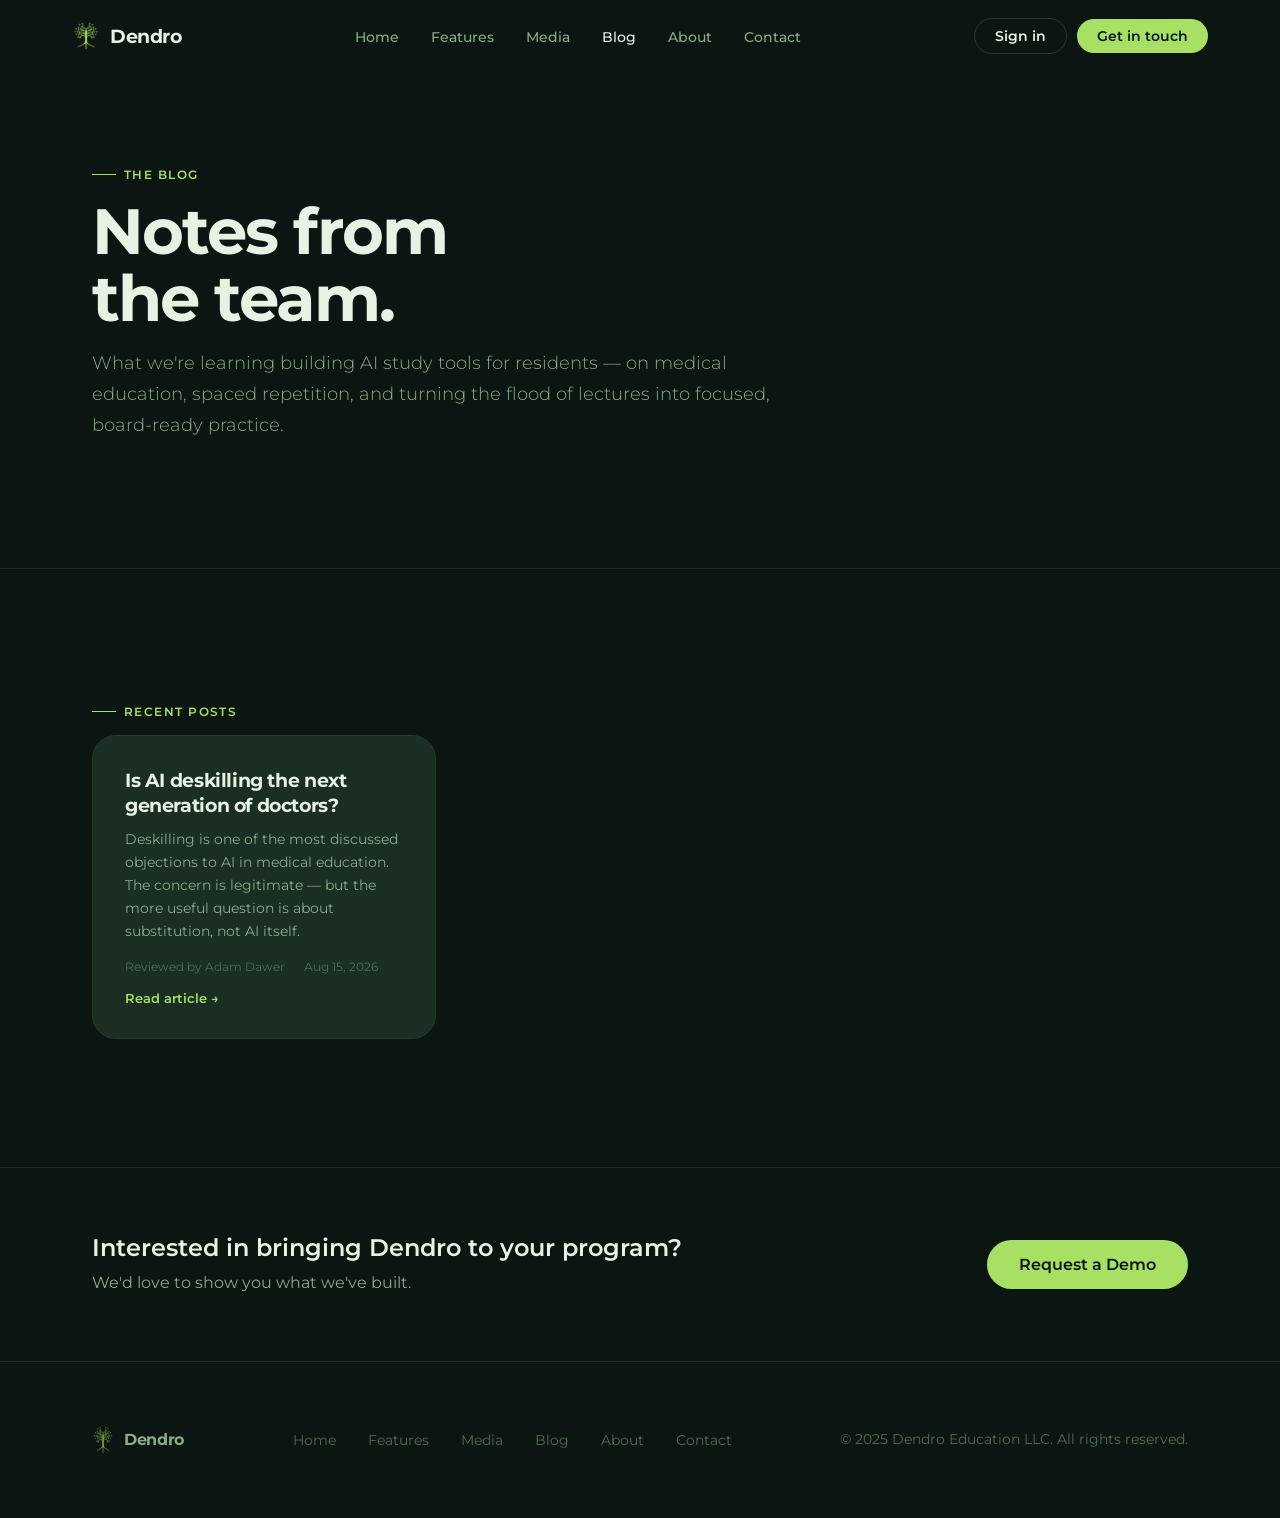
<file: blog.html>
<!DOCTYPE html>
<html lang="en">
<head>
  <meta charset="UTF-8" />
  <meta name="viewport" content="width=device-width, initial-scale=1.0" />
  <title>Blog — Dendro</title>
  <meta name="description" content="Notes from the Dendro team on AI-powered medical education, spaced repetition, and what we're learning building study tools for residents.">
  <meta name="robots" content="index, follow">
  <link rel="canonical" href="https://dendroeducation.com/blog.html">

  <!-- Open Graph -->
  <meta property="og:type" content="website">
  <meta property="og:site_name" content="Dendro">
  <meta property="og:title" content="Blog — Dendro">
  <meta property="og:description" content="Notes from the Dendro team on AI-powered medical education, spaced repetition, and what we're learning building study tools for residents.">
  <meta property="og:url" content="https://dendroeducation.com/blog.html">
  <meta property="og:image" content="https://dendroeducation.com/assets/logo.png">
  <meta property="og:locale" content="en_US">

  <!-- Twitter -->
  <meta name="twitter:card" content="summary">
  <meta name="twitter:title" content="Blog — Dendro">
  <meta name="twitter:description" content="Notes from the Dendro team on AI-powered medical education, spaced repetition, and what we're learning building study tools for residents.">
  <meta name="twitter:image" content="https://dendroeducation.com/assets/logo.png">

  <!-- Favicon -->
  <link rel="icon" type="image/png" href="assets/logo.png">
  <link rel="apple-touch-icon" href="assets/logo.png">
  <link rel="shortcut icon" href="assets/logo.png">
  <link rel="stylesheet" href="assets/styles.css" />
  <style>
    .page-hero {
      padding-top: 160px;
      padding-bottom: var(--space-3xl);
      border-bottom: 1px solid var(--c-border-sub);
    }
    .page-hero-inner {
      max-width: 680px;
    }

    /* Post grid */
    .blog-grid {
      display: grid;
      grid-template-columns: repeat(auto-fill, minmax(340px, 1fr));
      gap: var(--space-lg);
    }
    .blog-card {
      background: var(--c-surface);
      border: 1px solid var(--c-border);
      border-radius: var(--r-xl);
      overflow: hidden;
      transition: border-color var(--t-base) var(--ease), transform var(--t-base) var(--ease);
      display: flex;
      flex-direction: column;
    }
    .blog-card:hover {
      border-color: var(--c-green-muted);
      transform: translateY(-2px);
    }
    .blog-card-body {
      padding: var(--space-lg);
      display: flex;
      flex-direction: column;
      flex: 1;
    }
    .blog-tag {
      display: inline-flex;
      align-items: center;
      gap: 6px;
      padding: 3px 10px;
      border-radius: var(--r-full);
      font-size: 0.7rem;
      font-weight: 600;
      letter-spacing: 0.06em;
      text-transform: uppercase;
      margin-bottom: var(--space-md);
      width: fit-content;
      background: rgba(168,224,99,0.1);
      color: var(--c-green);
      border: 1px solid rgba(168,224,99,0.2);
    }
    .blog-card-title {
      font-family: var(--font-display);
      font-size: 1.2rem;
      font-weight: 700;
      line-height: 1.3;
      letter-spacing: -0.02em;
      margin-bottom: 10px;
    }
    .blog-card-excerpt {
      font-size: 0.9rem;
      color: var(--c-text-sub);
      line-height: 1.6;
      margin-bottom: var(--space-md);
    }
    .blog-card-meta {
      margin-top: auto;
      display: flex;
      align-items: center;
      gap: 8px;
      font-size: 0.78rem;
      color: var(--c-text-dim);
    }
    .blog-card-meta .dot { color: var(--c-border); }
    .blog-card-readmore {
      margin-top: var(--space-md);
      font-size: 0.82rem;
      font-weight: 600;
      color: var(--c-green);
      display: inline-flex;
      align-items: center;
      gap: 6px;
      transition: gap var(--t-fast) var(--ease);
    }
    .blog-card:hover .blog-card-readmore { gap: 10px; }

    /* Section label */
    .section-eyebrow {
      display: inline-flex;
      align-items: center;
      gap: 8px;
      margin-bottom: var(--space-md);
    }
    .eyebrow-line {
      width: 24px; height: 1px;
      background: var(--c-green);
    }

    @media (max-width: 900px) {
      .blog-grid { grid-template-columns: 1fr; }
    }
  </style>
</head>
<body>

<!-- Nav -->
<div class="nav-wrapper" id="navWrapper">
  <nav class="nav container">
    <a href="index.html" class="nav-logo">
      <img src="assets/logo.png" alt="Dendro logo" />
      <span class="nav-logo-text">Dendro</span>
    </a>
    <ul class="nav-links">
      <li><a href="index.html">Home</a></li>
      <li><a href="index.html#features">Features</a></li>
      <li><a href="media.html">Media</a></li>
      <li><a href="blog.html" class="active">Blog</a></li>
      <li><a href="about.html">About</a></li>
      <li><a href="contact.html">Contact</a></li>
    </ul>
    <div style="display:flex; align-items:center; gap:10px;">
      <a href="https://app.dendroeducation.com/login" class="btn btn-secondary" style="padding:9px 20px; font-size:0.85rem;">Sign in</a>
      <a href="contact.html" class="btn btn-primary" style="padding:9px 20px; font-size:0.85rem;">Get in touch</a>
    </div>
  </nav>
</div>

<!-- Page Hero -->
<div class="page-hero">
  <div class="container">
    <div class="page-hero-inner">
      <div class="section-eyebrow anim-fade-up">
        <span class="eyebrow-line"></span>
        <span class="t-label t-green">The blog</span>
      </div>
      <h1 class="t-display anim-fade-up anim-delay-1" style="margin-bottom: var(--space-md);">Notes from<br/>the team.</h1>
      <p class="t-body-lg t-sub anim-fade-up anim-delay-2">What we're learning building AI study tools for residents — on medical education, spaced repetition, and turning the flood of lectures into focused, board-ready practice.</p>
    </div>
  </div>
</div>

<!-- Recent posts -->
<section class="section">
  <div class="container">
    <div class="section-eyebrow">
      <span class="eyebrow-line"></span>
      <span class="t-label t-green">Recent posts</span>
    </div>
    <div class="blog-grid">

      <div class="blog-card" style="cursor:pointer;" onclick="window.location.href='blog/deskilling.html'">
        <div class="blog-card-body">
          <div class="blog-card-title">Is AI deskilling the next generation of doctors?</div>
          <p class="blog-card-excerpt">Deskilling is one of the most discussed objections to AI in medical education. The concern is legitimate — but the more useful question is about substitution, not AI itself.</p>
          <div class="blog-card-meta">
            <span>Reviewed by Adam Dawer</span>
            <span class="dot">·</span>
            <span>Aug 15, 2026</span>
          </div>
          <span class="blog-card-readmore">Read article →</span>
        </div>
      </div>

    </div>
  </div>
</section>

<hr class="divider" />

<!-- CTA -->
<section class="section-sm">
  <div class="container" style="display:flex; align-items:center; justify-content:space-between; gap:var(--space-lg); flex-wrap:wrap;">
    <div>
      <h3 class="t-title" style="margin-bottom:6px;">Interested in bringing Dendro to your program?</h3>
      <p class="t-body t-sub">We'd love to show you what we've built.</p>
    </div>
    <a href="contact.html" class="btn btn-primary btn-lg">Request a Demo</a>
  </div>
</section>

<!-- Footer -->
<footer class="footer">
  <div class="container">
    <div class="footer-inner">
      <div class="nav-logo">
        <img src="assets/logo.png" alt="Dendro" style="width:22px; opacity:0.7;" />
        <span class="nav-logo-text" style="font-size:1rem; color:var(--c-text-sub);">Dendro</span>
      </div>
      <ul class="footer-links">
        <li><a href="index.html">Home</a></li>
        <li><a href="index.html#features">Features</a></li>
        <li><a href="media.html">Media</a></li>
        <li><a href="blog.html">Blog</a></li>
        <li><a href="about.html">About</a></li>
        <li><a href="contact.html">Contact</a></li>
      </ul>
      <p class="t-small t-dim">© 2025 Dendro Education LLC. All rights reserved.</p>
    </div>
  </div>
</footer>

<script>
  const nav = document.getElementById('navWrapper');
  window.addEventListener('scroll', () => {
    nav.classList.toggle('scrolled', window.scrollY > 40);
  });
</script>
</body>
</html>
</file>
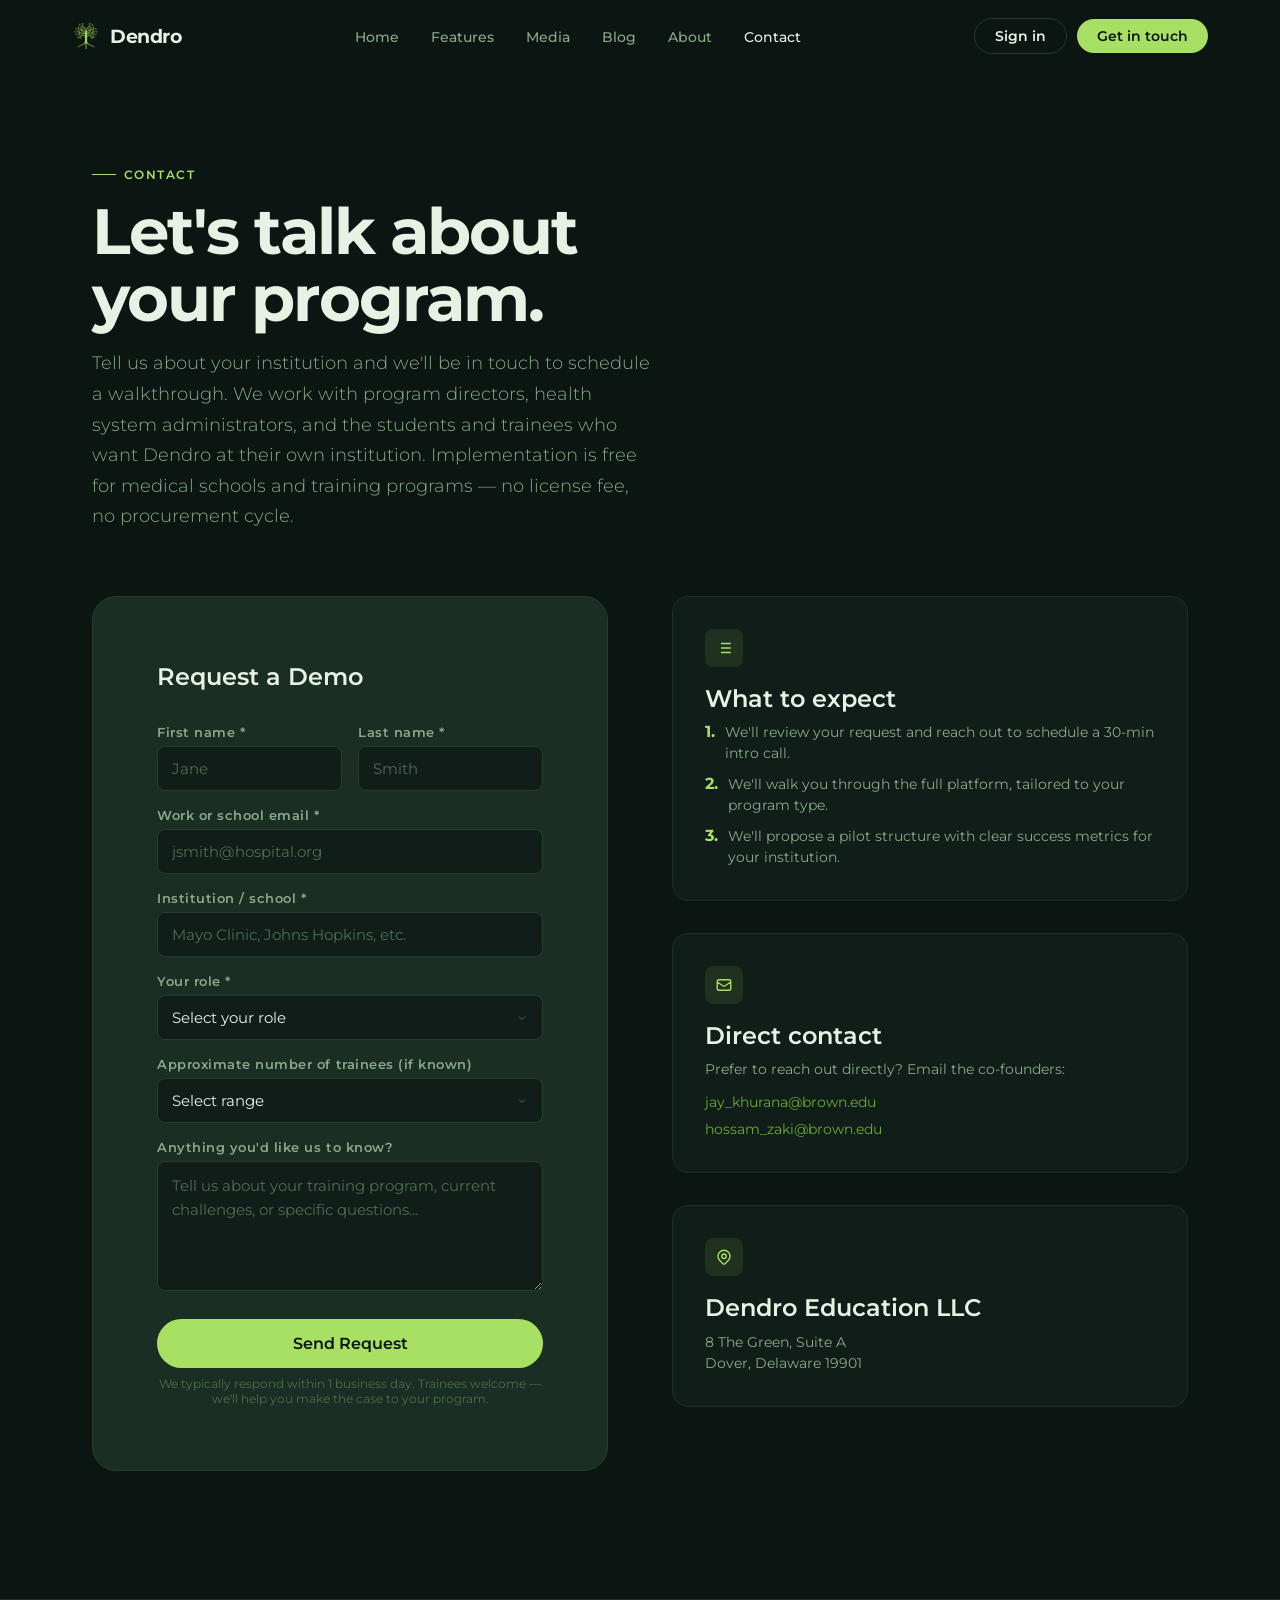
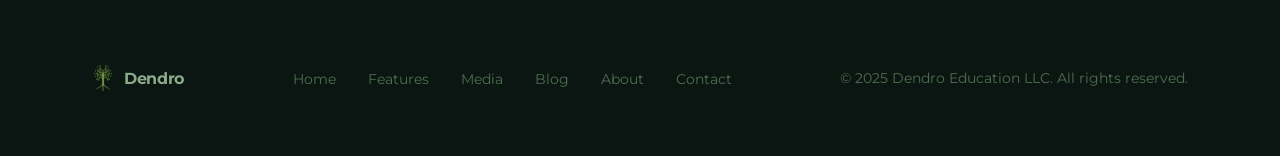
<file: contact.html>
<!DOCTYPE html>
<html lang="en">
<head>
  <meta charset="UTF-8" />
  <meta name="viewport" content="width=device-width, initial-scale=1.0" />
  <title>Contact Dendro — Request a Demo</title>
  <meta name="description" content="Get in touch with Dendro to bring AI-powered learning to your residency program or hospital system. Demo requests reviewed within one business day.">
  <meta name="robots" content="index, follow">
  <link rel="canonical" href="https://dendroeducation.com/contact.html">
  
  <!-- Open Graph -->
  <meta property="og:type" content="website">
  <meta property="og:site_name" content="Dendro">
  <meta property="og:title" content="Contact Dendro — Request a Demo">
  <meta property="og:description" content="Get in touch with Dendro to bring AI-powered learning to your residency program or hospital system. Demo requests reviewed within one business day.">
  <meta property="og:url" content="https://dendroeducation.com/contact.html">
  <meta property="og:image" content="https://dendroeducation.com/assets/logo.png">
  <meta property="og:locale" content="en_US">
  
  <!-- Twitter -->
  <meta name="twitter:card" content="summary">
  <meta name="twitter:title" content="Contact Dendro — Request a Demo">
  <meta name="twitter:description" content="Get in touch with Dendro to bring AI-powered learning to your residency program or hospital system. Demo requests reviewed within one business day.">
  <meta name="twitter:image" content="https://dendroeducation.com/assets/logo.png">
  
  <!-- Favicon -->
  <link rel="icon" type="image/png" href="assets/logo.png">
  <link rel="apple-touch-icon" href="assets/logo.png">
  <link rel="shortcut icon" href="assets/logo.png">
  <link rel="stylesheet" href="assets/styles.css" />
  <style>
    .page-hero {
      padding-top: 160px;
      padding-bottom: var(--space-xl);
    }

    /* Layout */
    .contact-layout {
      display: grid;
      grid-template-columns: 1fr 1fr;
      gap: var(--space-xl);
      align-items: start;
      padding-bottom: var(--space-3xl);
    }

    /* Form */
    .contact-form-wrap {
      background: var(--c-surface);
      border: 1px solid var(--c-border);
      border-radius: var(--r-xl);
      padding: var(--space-xl);
    }
    .form-group {
      margin-bottom: var(--space-md);
    }
    .form-label {
      display: block;
      font-size: 0.82rem;
      font-weight: 600;
      color: var(--c-text-sub);
      margin-bottom: 6px;
      letter-spacing: 0.04em;
    }
    .form-input,
    .form-select,
    .form-textarea {
      width: 100%;
      background: var(--c-bg2);
      border: 1px solid var(--c-border);
      border-radius: var(--r-md);
      padding: 12px 14px;
      font-family: var(--font-body);
      font-size: 0.95rem;
      color: var(--c-text);
      outline: none;
      transition: border-color var(--t-fast), box-shadow var(--t-fast);
      -webkit-appearance: none;
      appearance: none;
    }
    .form-input::placeholder,
    .form-textarea::placeholder { color: var(--c-text-dim); }
    .form-input:focus,
    .form-select:focus,
    .form-textarea:focus {
      border-color: var(--c-green-muted);
      box-shadow: 0 0 0 3px rgba(168,224,99,0.08);
    }
    .form-select {
      background-image: url("data:image/svg+xml,%3Csvg xmlns='http://www.w3.org/2000/svg' width='12' height='12' viewBox='0 0 24 24' fill='none' stroke='%234e6e52' stroke-width='2'%3E%3Cpath d='M6 9l6 6 6-6'/%3E%3C/svg%3E");
      background-repeat: no-repeat;
      background-position: right 14px center;
      padding-right: 36px;
      cursor: pointer;
    }
    .form-select option {
      background: var(--c-bg2);
      color: var(--c-text);
    }
    .form-select optgroup {
      background: var(--c-bg2);
      color: var(--c-text-dim);
      font-style: normal;
      font-weight: 600;
    }

    .form-textarea {
      resize: vertical;
      min-height: 130px;
      line-height: 1.6;
    }
    .form-row {
      display: grid;
      grid-template-columns: 1fr 1fr;
      gap: var(--space-md);
    }
    .form-submit {
      width: 100%;
      justify-content: center;
      margin-top: var(--space-sm);
    }
    .form-note {
      font-size: 0.78rem;
      color: var(--c-text-dim);
      text-align: center;
      margin-top: var(--space-sm);
    }

    /* Success state */
    .form-success {
      display: none;
      text-align: center;
      padding: var(--space-xl);
    }
    .form-success.visible { display: block; }
    .success-icon {
      width: 56px; height: 56px;
      border-radius: 50%;
      background: rgba(168,224,99,0.1);
      border: 1px solid rgba(168,224,99,0.3);
      display: flex;
      align-items: center;
      justify-content: center;
      margin: 0 auto var(--space-md);
      color: var(--c-green);
    }

    /* Info panel */
    .contact-info {
      display: flex;
      flex-direction: column;
      gap: var(--space-lg);
    }
    .info-block {
      background: var(--c-bg2);
      border: 1px solid var(--c-border-sub);
      border-radius: var(--r-lg);
      padding: var(--space-lg);
    }
    .info-icon {
      width: 38px; height: 38px;
      border-radius: var(--r-md);
      background: rgba(168,224,99,0.1);
      display: flex;
      align-items: center;
      justify-content: center;
      color: var(--c-green);
      margin-bottom: var(--space-md);
    }
    .info-icon svg { width: 18px; height: 18px; }

    /* Eyebrow */
    .section-eyebrow { display: inline-flex; align-items: center; gap: 8px; margin-bottom: var(--space-md); }
    .eyebrow-line { width: 24px; height: 1px; background: var(--c-green); }

    @media (max-width: 900px) {
      .contact-layout { grid-template-columns: 1fr; }
      .form-row       { grid-template-columns: 1fr; }
    }
  </style>
</head>
<body>

<!-- Nav -->
<div class="nav-wrapper" id="navWrapper">
  <nav class="nav container">
    <a href="index.html" class="nav-logo">
      <img src="assets/logo.png" alt="Dendro logo" />
      <span class="nav-logo-text">Dendro</span>
    </a>
    <ul class="nav-links">
      <li><a href="index.html">Home</a></li>
      <li><a href="index.html#features">Features</a></li>
      <li><a href="media.html">Media</a></li>
      <li><a href="blog.html">Blog</a></li>
      <li><a href="about.html">About</a></li>
      <li><a href="contact.html" class="active">Contact</a></li>
    </ul>
    <div style="display:flex; align-items:center; gap:10px;">
      <a href="https://app.dendroeducation.com/login" class="btn btn-secondary" style="padding:9px 20px; font-size:0.85rem;">Sign in</a>
      <a href="contact.html" class="btn btn-primary" style="padding:9px 20px; font-size:0.85rem;">Get in touch</a>
    </div>
  </nav>
</div>

<!-- Page Hero -->
<div class="page-hero">
  <div class="container">
    <div class="section-eyebrow anim-fade-up">
      <span class="eyebrow-line"></span>
      <span class="t-label t-green">Contact</span>
    </div>
    <h1 class="t-display anim-fade-up anim-delay-1" style="margin-bottom:var(--space-md); max-width:600px;">Let's talk about your program.</h1>
    <p class="t-body-lg t-sub anim-fade-up anim-delay-2" style="max-width:560px;">Tell us about your institution and we'll be in touch to schedule a walkthrough. We work with program directors, health system administrators, and the students and trainees who want Dendro at their own institution. Implementation is free for medical schools and training programs — no license fee, no procurement cycle.</p>
  </div>
</div>

<!-- Contact Layout -->
<div class="container">
  <div class="contact-layout">

    <!-- Form -->
    <div class="contact-form-wrap">
      <div id="formContent">
        <h2 class="t-title" style="margin-bottom: var(--space-lg);">Request a Demo</h2>
        <form id="contactForm" novalidate>
          <div class="form-row">
            <div class="form-group">
              <label class="form-label" for="firstName">First name *</label>
              <input class="form-input" type="text" id="firstName" name="firstName" placeholder="Jane" required />
            </div>
            <div class="form-group">
              <label class="form-label" for="lastName">Last name *</label>
              <input class="form-input" type="text" id="lastName" name="lastName" placeholder="Smith" required />
            </div>
          </div>
          <div class="form-group">
            <label class="form-label" for="email">Work or school email *</label>
            <input class="form-input" type="email" id="email" name="email" placeholder="jsmith@hospital.org" required />
          </div>
          <div class="form-group">
            <label class="form-label" for="institution">Institution / school *</label>
            <input class="form-input" type="text" id="institution" name="institution" placeholder="Mayo Clinic, Johns Hopkins, etc." required />
          </div>
          <div class="form-group">
            <label class="form-label" for="role">Your role *</label>
            <select class="form-select" id="role" name="role" required>
              <option value="" disabled selected>Select your role</option>
              <optgroup label="Program &amp; institution">
                <option value="program-director">Residency program director</option>
                <option value="clerkship-director">Clerkship / curriculum director</option>
                <option value="dept-chief">Department chief / chair</option>
                <option value="cmo">CMO / medical director</option>
                <option value="admin">Administrator / operations</option>
                <option value="faculty">Faculty / attending</option>
              </optgroup>
              <optgroup label="Trainee">
                <option value="medical-student">Medical student</option>
                <option value="resident-fellow">Resident / fellow</option>
                <option value="student-leader">Student leader / curriculum rep</option>
              </optgroup>
              <option value="other">Other</option>
            </select>
          </div>
          <div class="form-group">
            <label class="form-label" for="programSize">Approximate number of trainees (if known)</label>
            <select class="form-select" id="programSize" name="programSize">
              <option value="" disabled selected>Select range</option>
              <option value="1-25">1 – 25</option>
              <option value="26-100">26 – 100</option>
              <option value="101-500">101 – 500</option>
              <option value="500+">500+</option>
            </select>
          </div>
          <div class="form-group">
            <label class="form-label" for="message">Anything you'd like us to know?</label>
            <textarea class="form-textarea" id="message" name="message" placeholder="Tell us about your training program, current challenges, or specific questions…"></textarea>
          </div>
          <button type="submit" class="btn btn-primary btn-lg form-submit">Send Request</button>
          <p class="form-note">We typically respond within 1 business day. Trainees welcome — we'll help you make the case to your program.</p>
        </form>
      </div>

      <!-- Success -->
      <div class="form-success" id="formSuccess">
        <div class="success-icon">
          <svg viewBox="0 0 24 24" fill="none" stroke="currentColor" stroke-width="2" width="24" height="24">
            <path d="M20 6L9 17l-5-5"/>
          </svg>
        </div>
        <h3 class="t-title" style="margin-bottom:8px;">Request received!</h3>
        <p class="t-body t-sub">Thanks for reaching out. A member of the Dendro team will be in touch within 1 business day to schedule your demo.</p>
      </div>
    </div>

    <!-- Info panel -->
    <div class="contact-info">

      <div class="info-block">
        <div class="info-icon">
          <svg viewBox="0 0 24 24" fill="none" stroke="currentColor" stroke-width="1.8">
            <path d="M8 6h13M8 12h13M8 18h13M3 6h.01M3 12h.01M3 18h.01"/>
          </svg>
        </div>
        <div class="t-title" style="margin-bottom:8px;">What to expect</div>
        <div style="display:flex; flex-direction:column; gap:10px;">
          <div style="display:flex; gap:10px;">
            <span style="color:var(--c-green); font-weight:700; flex-shrink:0;">1.</span>
            <p class="t-small t-sub">We'll review your request and reach out to schedule a 30-min intro call.</p>
          </div>
          <div style="display:flex; gap:10px;">
            <span style="color:var(--c-green); font-weight:700; flex-shrink:0;">2.</span>
            <p class="t-small t-sub">We'll walk you through the full platform, tailored to your program type.</p>
          </div>
          <div style="display:flex; gap:10px;">
            <span style="color:var(--c-green); font-weight:700; flex-shrink:0;">3.</span>
            <p class="t-small t-sub">We'll propose a pilot structure with clear success metrics for your institution.</p>
          </div>
        </div>
      </div>

      <div class="info-block">
        <div class="info-icon">
          <svg viewBox="0 0 24 24" fill="none" stroke="currentColor" stroke-width="1.8">
            <path d="M3 8l7.89 5.26a2 2 0 002.22 0L21 8M5 19h14a2 2 0 002-2V7a2 2 0 00-2-2H5a2 2 0 00-2 2v10a2 2 0 002 2z"/>
          </svg>
        </div>
        <div class="t-title" style="margin-bottom:8px;">Direct contact</div>
        <p class="t-small t-sub" style="margin-bottom:12px;">Prefer to reach out directly? Email the co-founders:</p>
        <div style="display:flex; flex-direction:column; gap:6px;">
          <a href="mailto:jay_khurana@brown.edu" class="t-small" style="color:var(--c-green-dim); transition: color 150ms;">jay_khurana@brown.edu</a>
          <a href="mailto:hossam_zaki@brown.edu" class="t-small" style="color:var(--c-green-dim); transition: color 150ms;">hossam_zaki@brown.edu</a>
        </div>
      </div>

      <div class="info-block">
        <div class="info-icon">
          <svg viewBox="0 0 24 24" fill="none" stroke="currentColor" stroke-width="1.8">
            <path d="M17.657 16.657L13.414 20.9a1.998 1.998 0 01-2.827 0l-4.244-4.243a8 8 0 1111.314 0z"/>
            <path d="M15 11a3 3 0 11-6 0 3 3 0 016 0z"/>
          </svg>
        </div>
        <div class="t-title" style="margin-bottom:8px;">Dendro Education LLC</div>
        <p class="t-small t-sub">8 The Green, Suite A<br/>Dover, Delaware 19901</p>
      </div>

    </div>
  </div>
</div>

<!-- Footer -->
<footer class="footer">
  <div class="container">
    <div class="footer-inner">
      <div class="nav-logo">
        <img src="assets/logo.png" alt="Dendro" style="width:22px; opacity:0.7;" />
        <span class="nav-logo-text" style="font-size:1rem; color:var(--c-text-sub);">Dendro</span>
      </div>
      <ul class="footer-links">
        <li><a href="index.html">Home</a></li>
        <li><a href="index.html#features">Features</a></li>
        <li><a href="media.html">Media</a></li>
        <li><a href="blog.html">Blog</a></li>
        <li><a href="about.html">About</a></li>
        <li><a href="contact.html">Contact</a></li>
      </ul>
      <p class="t-small t-dim">© 2025 Dendro Education LLC. All rights reserved.</p>
    </div>
  </div>
</footer>

<script>
  // Nav scroll
  const nav = document.getElementById('navWrapper');
  window.addEventListener('scroll', () => {
    nav.classList.toggle('scrolled', window.scrollY > 40);
  });

  // Form submission
  const form = document.getElementById('contactForm');
  form.addEventListener('submit', (e) => {
    e.preventDefault();
    const required = form.querySelectorAll('[required]');
    let valid = true;
    required.forEach(el => {
      if (!el.value.trim()) {
        el.style.borderColor = 'rgba(255,80,80,0.5)';
        valid = false;
      } else {
        el.style.borderColor = '';
      }
    });
    if (!valid) return;

    // Show success (wire up a real backend/Formspree endpoint here)
    document.getElementById('formContent').style.display = 'none';
    document.getElementById('formSuccess').classList.add('visible');
  });

  // Clear error highlight on input
  form.querySelectorAll('.form-input, .form-select, .form-textarea').forEach(el => {
    el.addEventListener('input', () => { el.style.borderColor = ''; });
  });
</script>
</body>
</html>
</file>
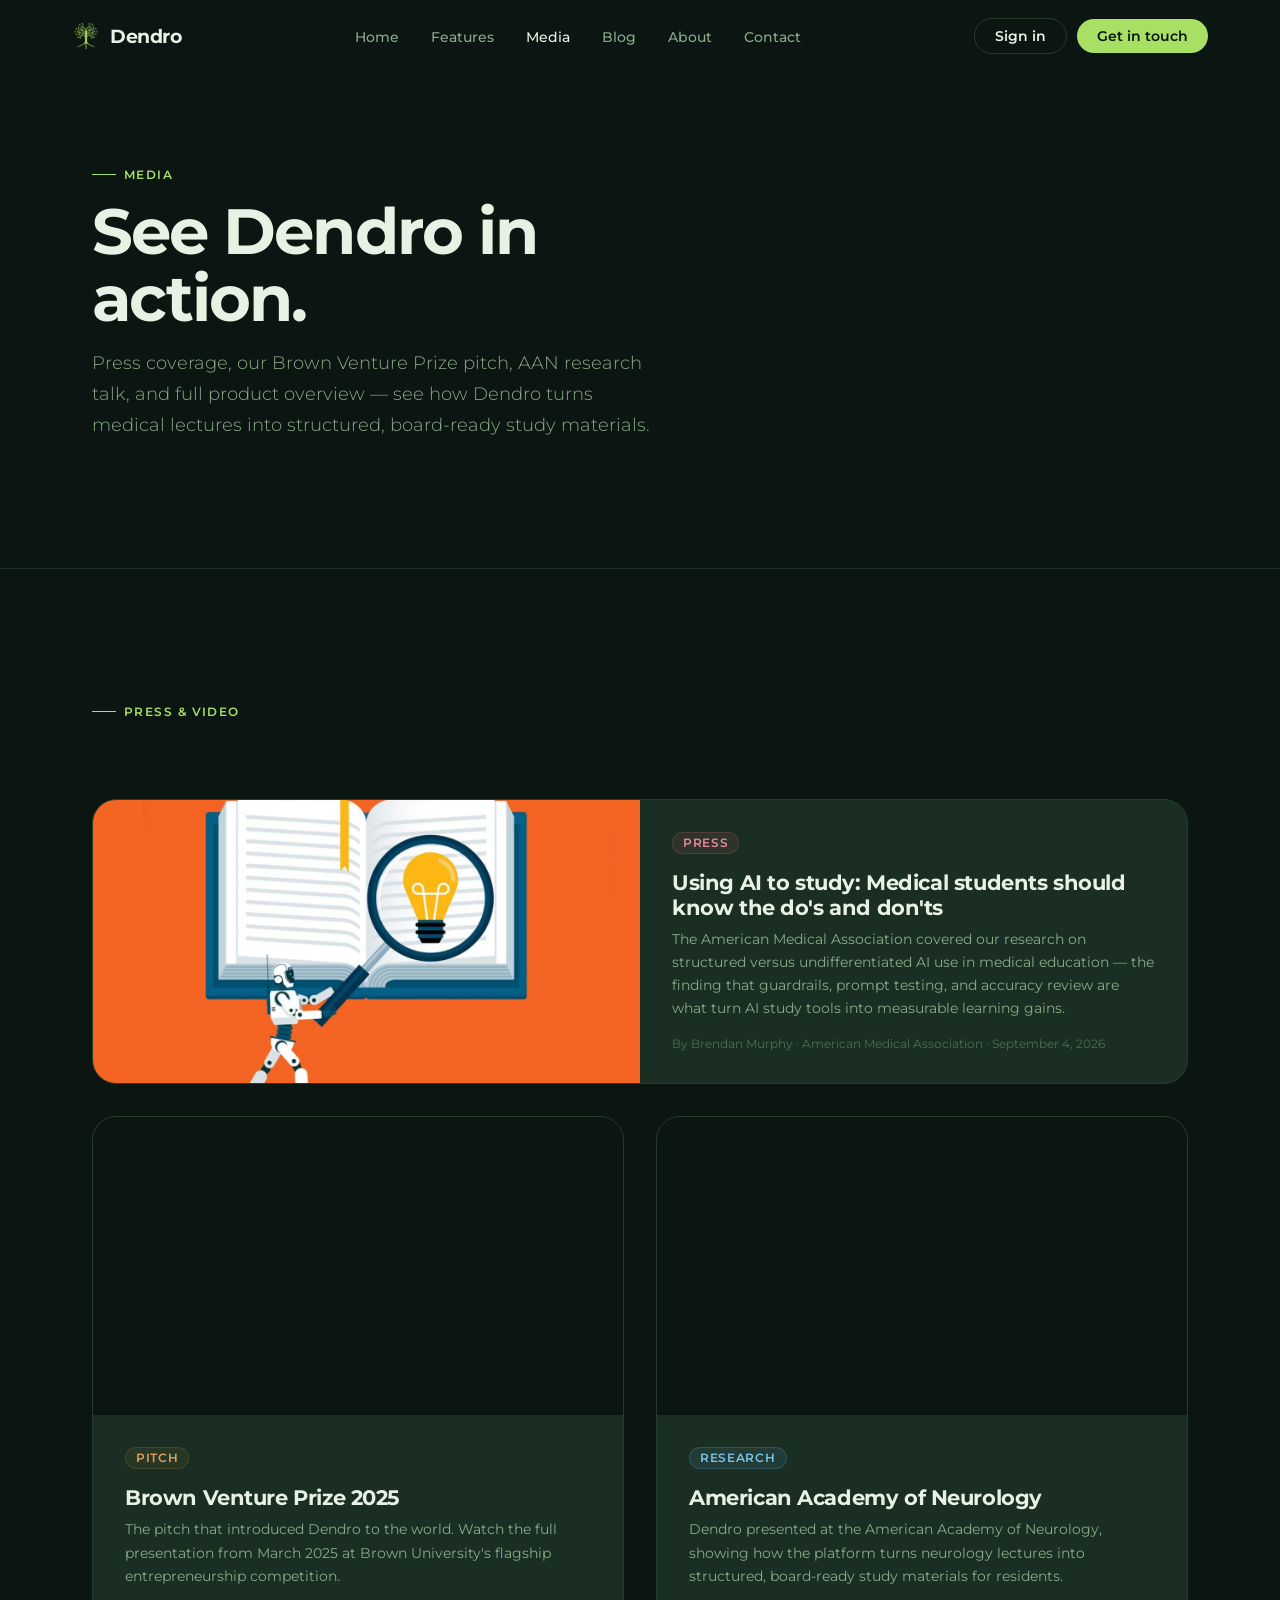
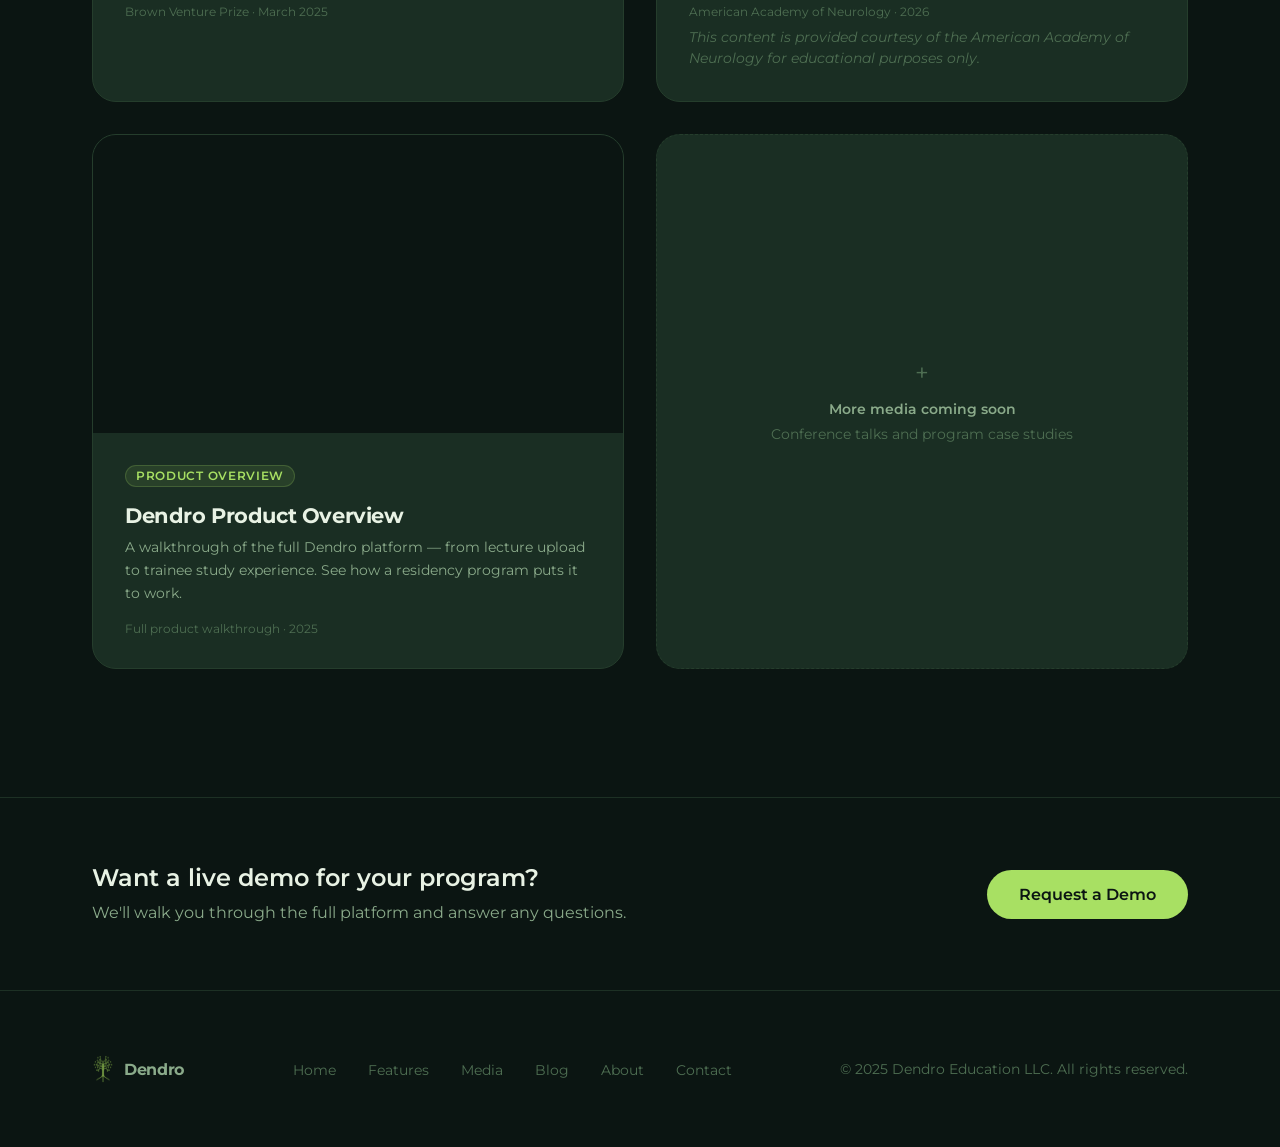
<file: media.html>
<!DOCTYPE html>
<html lang="en">
<head>
  <meta charset="UTF-8" />
  <meta name="viewport" content="width=device-width, initial-scale=1.0" />
  <title>Media — Dendro in Action</title>
  <meta name="description" content="Watch Dendro's product overview, Brown Venture Prize 2025 pitch, and American Academy of Neurology research talk.">
  <meta name="robots" content="index, follow">
  <link rel="canonical" href="https://dendroeducation.com/media.html">
  
  <!-- Open Graph -->
  <meta property="og:type" content="website">
  <meta property="og:site_name" content="Dendro">
  <meta property="og:title" content="Media — Dendro in Action">
  <meta property="og:description" content="Watch Dendro's product overview, Brown Venture Prize 2025 pitch, and American Academy of Neurology research talk.">
  <meta property="og:url" content="https://dendroeducation.com/media.html">
  <meta property="og:image" content="https://dendroeducation.com/assets/logo.png">
  <meta property="og:locale" content="en_US">
  
  <!-- Twitter -->
  <meta name="twitter:card" content="summary">
  <meta name="twitter:title" content="Media — Dendro in Action">
  <meta name="twitter:description" content="Watch Dendro's product overview, Brown Venture Prize 2025 pitch, and American Academy of Neurology research talk.">
  <meta name="twitter:image" content="https://dendroeducation.com/assets/logo.png">
  
  <!-- Favicon -->
  <link rel="icon" type="image/png" href="assets/logo.png">
  <link rel="apple-touch-icon" href="assets/logo.png">
  <link rel="shortcut icon" href="assets/logo.png">
  <link rel="stylesheet" href="assets/styles.css" />
  <style>
    .page-hero {
      padding-top: 160px;
      padding-bottom: var(--space-3xl);
      border-bottom: 1px solid var(--c-border-sub);
    }

    /* Video cards */
    .videos-grid {
      display: grid;
      grid-template-columns: repeat(2, 1fr);
      gap: var(--space-lg);
      margin-top: var(--space-xl);
    }
    .video-card {
      background: var(--c-surface);
      border: 1px solid var(--c-border);
      border-radius: var(--r-xl);
      overflow: hidden;
      transition: border-color var(--t-base) var(--ease), transform var(--t-base) var(--ease);
    }
    .video-card:hover { border-color: var(--c-green-muted); transform: translateY(-2px); }
    .video-card.featured {
      grid-column: 1 / -1;
      display: grid;
      grid-template-columns: 1fr 1fr;
    }
    .video-embed-wrap {
      position: relative;
      aspect-ratio: 16/9;
      background: var(--c-bg);
      overflow: hidden;
    }
    .video-embed-wrap iframe {
      position: absolute;
      inset: 0;
      width: 100%;
      height: 100%;
      border: none;
    }
    .video-card.featured .video-embed-wrap {
      aspect-ratio: unset;
      height: 100%;
      min-height: 280px;
    }
    .video-card-body {
      padding: var(--space-lg);
      display: flex;
      flex-direction: column;
      justify-content: center;
    }
    .video-tag {
      display: inline-flex;
      align-items: center;
      gap: 6px;
      padding: 3px 10px;
      border-radius: var(--r-full);
      font-size: 0.72rem;
      font-weight: 600;
      letter-spacing: 0.06em;
      text-transform: uppercase;
      margin-bottom: var(--space-md);
      width: fit-content;
    }
    .video-tag.demo {
      background: rgba(168,224,99,0.1);
      color: var(--c-green);
      border: 1px solid rgba(168,224,99,0.2);
    }
    .video-tag.pitch {
      background: rgba(168,130,50,0.1);
      color: #e0a063;
      border: 1px solid rgba(168,130,50,0.2);
    }
    .video-tag.research {
      background: rgba(99,179,224,0.1);
      color: #7cc4e8;
      border: 1px solid rgba(99,179,224,0.2);
    }
    .video-title {
      font-family: var(--font-display);
      font-size: 1.3rem;
      font-weight: 700;
      letter-spacing: -0.02em;
      margin-bottom: 8px;
    }
    .video-desc {
      font-size: 0.9rem;
      color: var(--c-text-sub);
      line-height: 1.6;
      margin-bottom: var(--space-md);
    }
    .video-meta {
      font-size: 0.78rem;
      color: var(--c-text-dim);
    }

    /* Placeholder state for videos without embed src */
    .video-placeholder {
      position: absolute;
      inset: 0;
      display: flex;
      flex-direction: column;
      align-items: center;
      justify-content: center;
      gap: 12px;
      background: var(--c-bg2);
      color: var(--c-text-dim);
    }
    .play-btn {
      width: 56px; height: 56px;
      border-radius: 50%;
      border: 1px solid var(--c-border);
      display: flex;
      align-items: center;
      justify-content: center;
      color: var(--c-green);
      transition: background var(--t-fast), border-color var(--t-fast);
    }
    .video-card:hover .play-btn {
      background: rgba(168,224,99,0.1);
      border-color: var(--c-green-muted);
    }

    /* Press card (same card format as the videos) */
    a.video-card { text-decoration: none; color: inherit; }
    .video-embed-wrap img { position: absolute; inset: 0; width: 100%; height: 100%; object-fit: cover; }
    .video-tag.press {
      background: rgba(224,99,120,0.1);
      color: #e8899b;
      border: 1px solid rgba(224,99,120,0.2);
    }

    /* Section label */
    .section-eyebrow {
      display: inline-flex; align-items: center; gap: 8px; margin-bottom: var(--space-md);
    }
    .eyebrow-line { width: 24px; height: 1px; background: var(--c-green); }

    @media (max-width: 900px) {
      .videos-grid { grid-template-columns: 1fr; }
      .video-card.featured { grid-column: unset; grid-template-columns: 1fr; }
      .video-card.featured .video-embed-wrap { aspect-ratio: 16/9; height: auto; min-height: unset; }
    }
  </style>
</head>
<body>

<!-- Nav -->
<div class="nav-wrapper" id="navWrapper">
  <nav class="nav container">
    <a href="index.html" class="nav-logo">
      <img src="assets/logo.png" alt="Dendro logo" />
      <span class="nav-logo-text">Dendro</span>
    </a>
    <ul class="nav-links">
      <li><a href="index.html">Home</a></li>
      <li><a href="index.html#features">Features</a></li>
      <li><a href="media.html" class="active">Media</a></li>
      <li><a href="blog.html">Blog</a></li>
      <li><a href="about.html">About</a></li>
      <li><a href="contact.html">Contact</a></li>
    </ul>
    <div style="display:flex; align-items:center; gap:10px;">
      <a href="https://app.dendroeducation.com/login" class="btn btn-secondary" style="padding:9px 20px; font-size:0.85rem;">Sign in</a>
      <a href="contact.html" class="btn btn-primary" style="padding:9px 20px; font-size:0.85rem;">Get in touch</a>
    </div>
  </nav>
</div>

<!-- Page Hero -->
<div class="page-hero">
  <div class="container">
    <div style="max-width:560px;">
      <div class="section-eyebrow anim-fade-up">
        <span class="eyebrow-line"></span>
        <span class="t-label t-green">Media</span>
      </div>
      <h1 class="t-display anim-fade-up anim-delay-1" style="margin-bottom:var(--space-md);">See Dendro in action.</h1>
      <p class="t-body-lg t-sub anim-fade-up anim-delay-2">Press coverage, our Brown Venture Prize pitch, AAN research talk, and full product overview — see how Dendro turns medical lectures into structured, board-ready study materials.</p>
    </div>
  </div>
</div>

<!-- Media -->
<section class="section">
  <div class="container">
    <div class="section-eyebrow">
      <span class="eyebrow-line"></span>
      <span class="t-label t-green">Press &amp; video</span>
    </div>

    <div class="videos-grid">

      <!-- Featured: AMA press coverage -->
      <a class="video-card featured" href="https://www.ama-assn.org/medical-students/succeed-medical-school/using-ai-study-medical-students-should-know-do-s-and-don-ts" target="_blank" rel="noopener">
        <div class="video-embed-wrap">
          <img src="assets/ama-article.jpg" alt="AMA — Using AI to study: Medical students should know the do's and don'ts" />
        </div>
        <div class="video-card-body">
          <span class="video-tag press">Press</span>
          <div class="video-title">Using AI to study: Medical students should know the do's and don'ts</div>
          <p class="video-desc">The American Medical Association covered our research on structured versus undifferentiated AI use in medical education — the finding that guardrails, prompt testing, and accuracy review are what turn AI study tools into measurable learning gains.</p>
          <p class="video-meta">By Brendan Murphy · American Medical Association · September 4, 2026</p>
        </div>
      </a>

      <!-- BVP Pitch -->
      <div class="video-card">
        <div class="video-embed-wrap">
          <iframe src="https://drive.google.com/file/d/1NdKzgMxPeI1DloJh_b5TFPnPQojRDpck/preview"
                  allow="autoplay; fullscreen" allowfullscreen
                  title="Dendro — Brown Venture Prize 2025 Pitch"></iframe>
        </div>
        <div class="video-card-body">
          <span class="video-tag pitch">Pitch</span>
          <div class="video-title">Brown Venture Prize 2025</div>
          <p class="video-desc">The pitch that introduced Dendro to the world. Watch the full presentation from March 2025 at Brown University's flagship entrepreneurship competition.</p>
          <p class="video-meta">Brown Venture Prize · March 2025</p>
        </div>
      </div>

      <!-- AAN Talk -->
      <div class="video-card">
        <div class="video-embed-wrap">
          <iframe src="https://drive.google.com/file/d/1V3UcW9qjaSOIXQfPEo2Eqyqj6wcdko9d/preview"
                  allow="autoplay; fullscreen" allowfullscreen
                  title="Dendro — American Academy of Neurology Pitch"></iframe>
        </div>
        <div class="video-card-body">
          <span class="video-tag research">Research</span>
          <div class="video-title">American Academy of Neurology</div>
          <p class="video-desc">Dendro presented at the American Academy of Neurology, showing how the platform turns neurology lectures into structured, board-ready study materials for residents.</p>
          <p class="video-meta">American Academy of Neurology · 2026</p>
          <p class="t-small t-dim" style="margin-top:var(--space-sm); font-style:italic; line-height:1.5;">This content is provided courtesy of the American Academy of Neurology for educational purposes only.</p>
        </div>
      </div>

      <!-- Product Overview -->
      <div class="video-card">
        <div class="video-embed-wrap">
          <iframe src="https://drive.google.com/file/d/1nPRKp6DWKjzHw3d3vJj_TUu__tK5uuW4/preview"
                  allow="autoplay; fullscreen" allowfullscreen
                  title="Dendro — Product Overview"></iframe>
        </div>
        <div class="video-card-body">
          <span class="video-tag demo">Product Overview</span>
          <div class="video-title">Dendro Product Overview</div>
          <p class="video-desc">A walkthrough of the full Dendro platform — from lecture upload to trainee study experience. See how a residency program puts it to work.</p>
          <p class="video-meta">Full product walkthrough · 2025</p>
        </div>
      </div>

      <!-- Placeholder for future media -->
      <div class="video-card" style="display:flex; align-items:center; justify-content:center; padding:var(--space-xl); text-align:center; border-style:dashed; min-height:200px;">
        <div>
          <div style="font-size:1.5rem; margin-bottom:12px; color:var(--c-text-dim);">+</div>
          <div class="t-small t-sub" style="font-weight:600;">More media coming soon</div>
          <p class="t-small t-dim" style="margin-top:4px;">Conference talks and program case studies</p>
        </div>
      </div>

    </div>
  </div>
</section>

<hr class="divider" />

<!-- CTA -->
<section class="section-sm">
  <div class="container" style="display:flex; align-items:center; justify-content:space-between; gap:var(--space-lg); flex-wrap:wrap;">
    <div>
      <h3 class="t-title" style="margin-bottom:6px;">Want a live demo for your program?</h3>
      <p class="t-body t-sub">We'll walk you through the full platform and answer any questions.</p>
    </div>
    <a href="contact.html" class="btn btn-primary btn-lg">Request a Demo</a>
  </div>
</section>

<!-- Footer -->
<footer class="footer">
  <div class="container">
    <div class="footer-inner">
      <div class="nav-logo">
        <img src="assets/logo.png" alt="Dendro" style="width:22px; opacity:0.7;" />
        <span class="nav-logo-text" style="font-size:1rem; color:var(--c-text-sub);">Dendro</span>
      </div>
      <ul class="footer-links">
        <li><a href="index.html">Home</a></li>
        <li><a href="index.html#features">Features</a></li>
        <li><a href="media.html">Media</a></li>
        <li><a href="blog.html">Blog</a></li>
        <li><a href="about.html">About</a></li>
        <li><a href="contact.html">Contact</a></li>
      </ul>
      <p class="t-small t-dim">© 2025 Dendro Education LLC. All rights reserved.</p>
    </div>
  </div>
</footer>

<script>
  const nav = document.getElementById('navWrapper');
  window.addEventListener('scroll', () => {
    nav.classList.toggle('scrolled', window.scrollY > 40);
  });
</script>
</body>
</html>
</file>
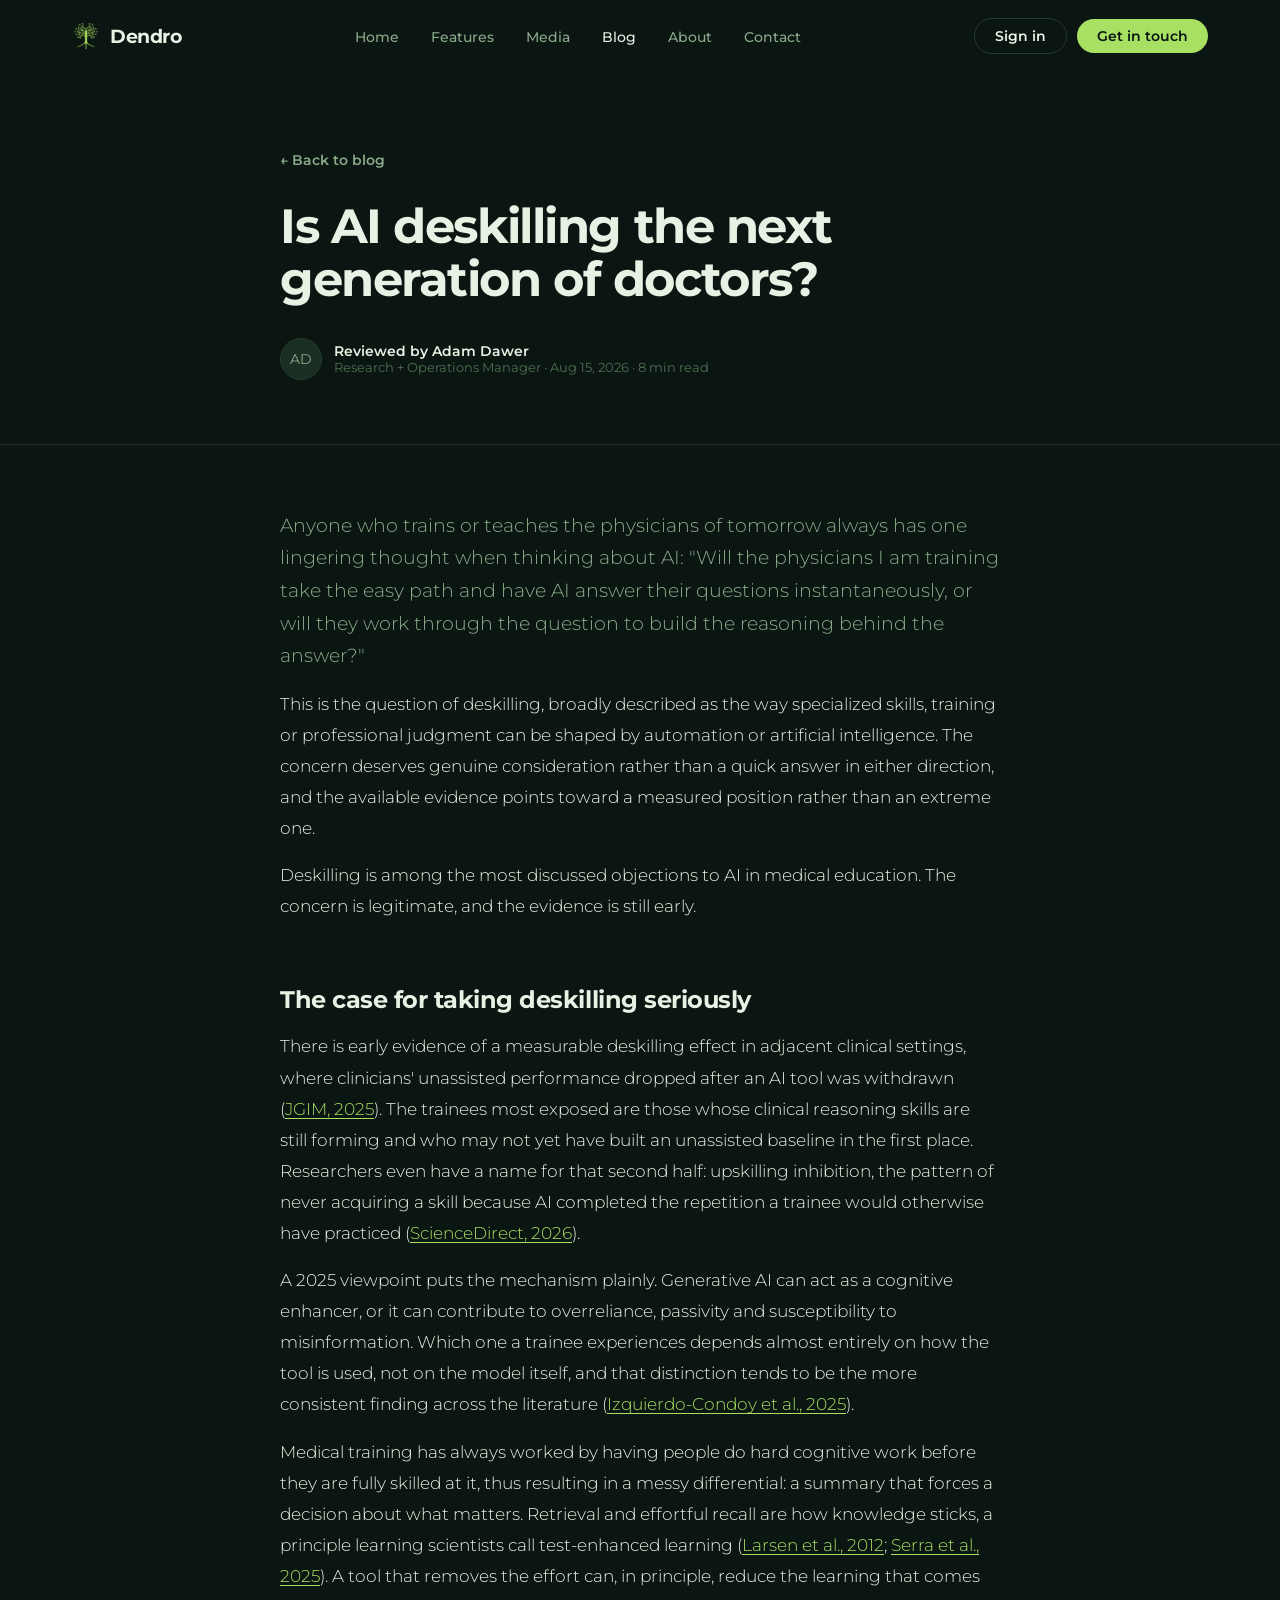
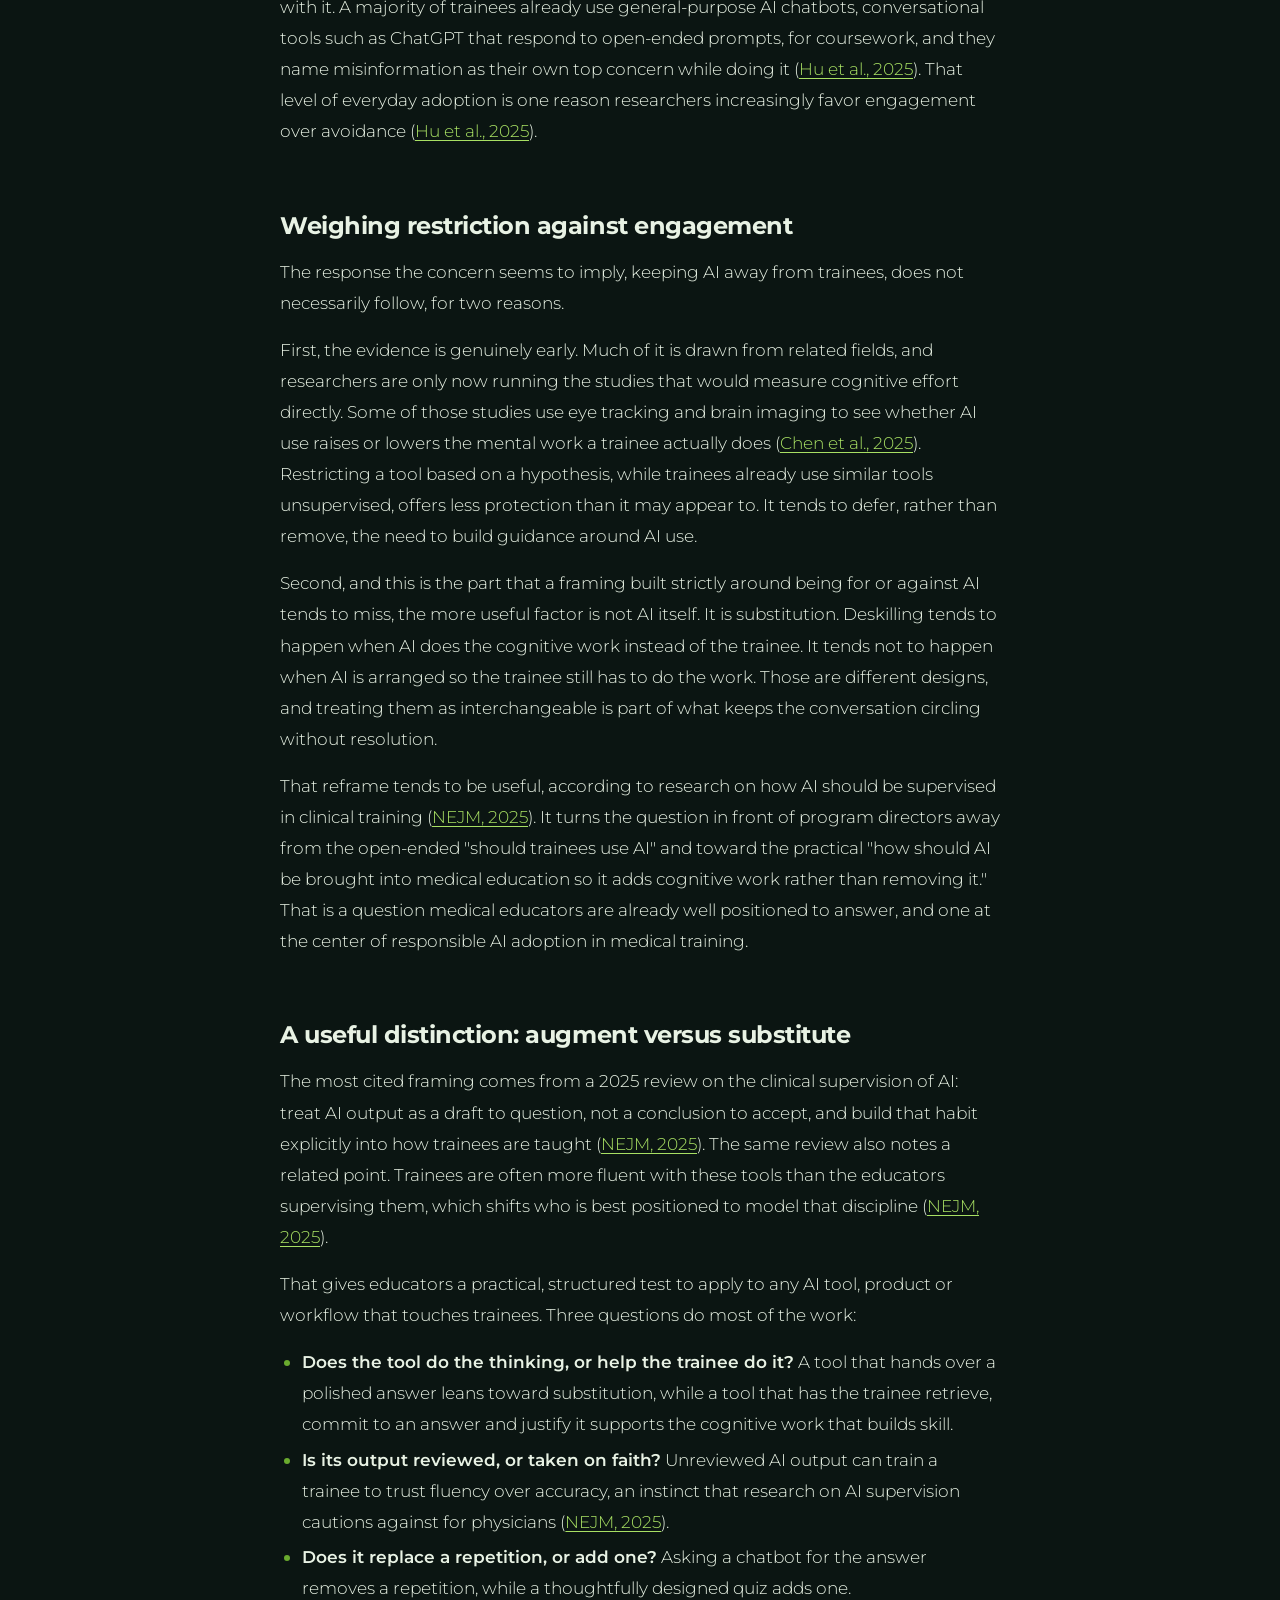
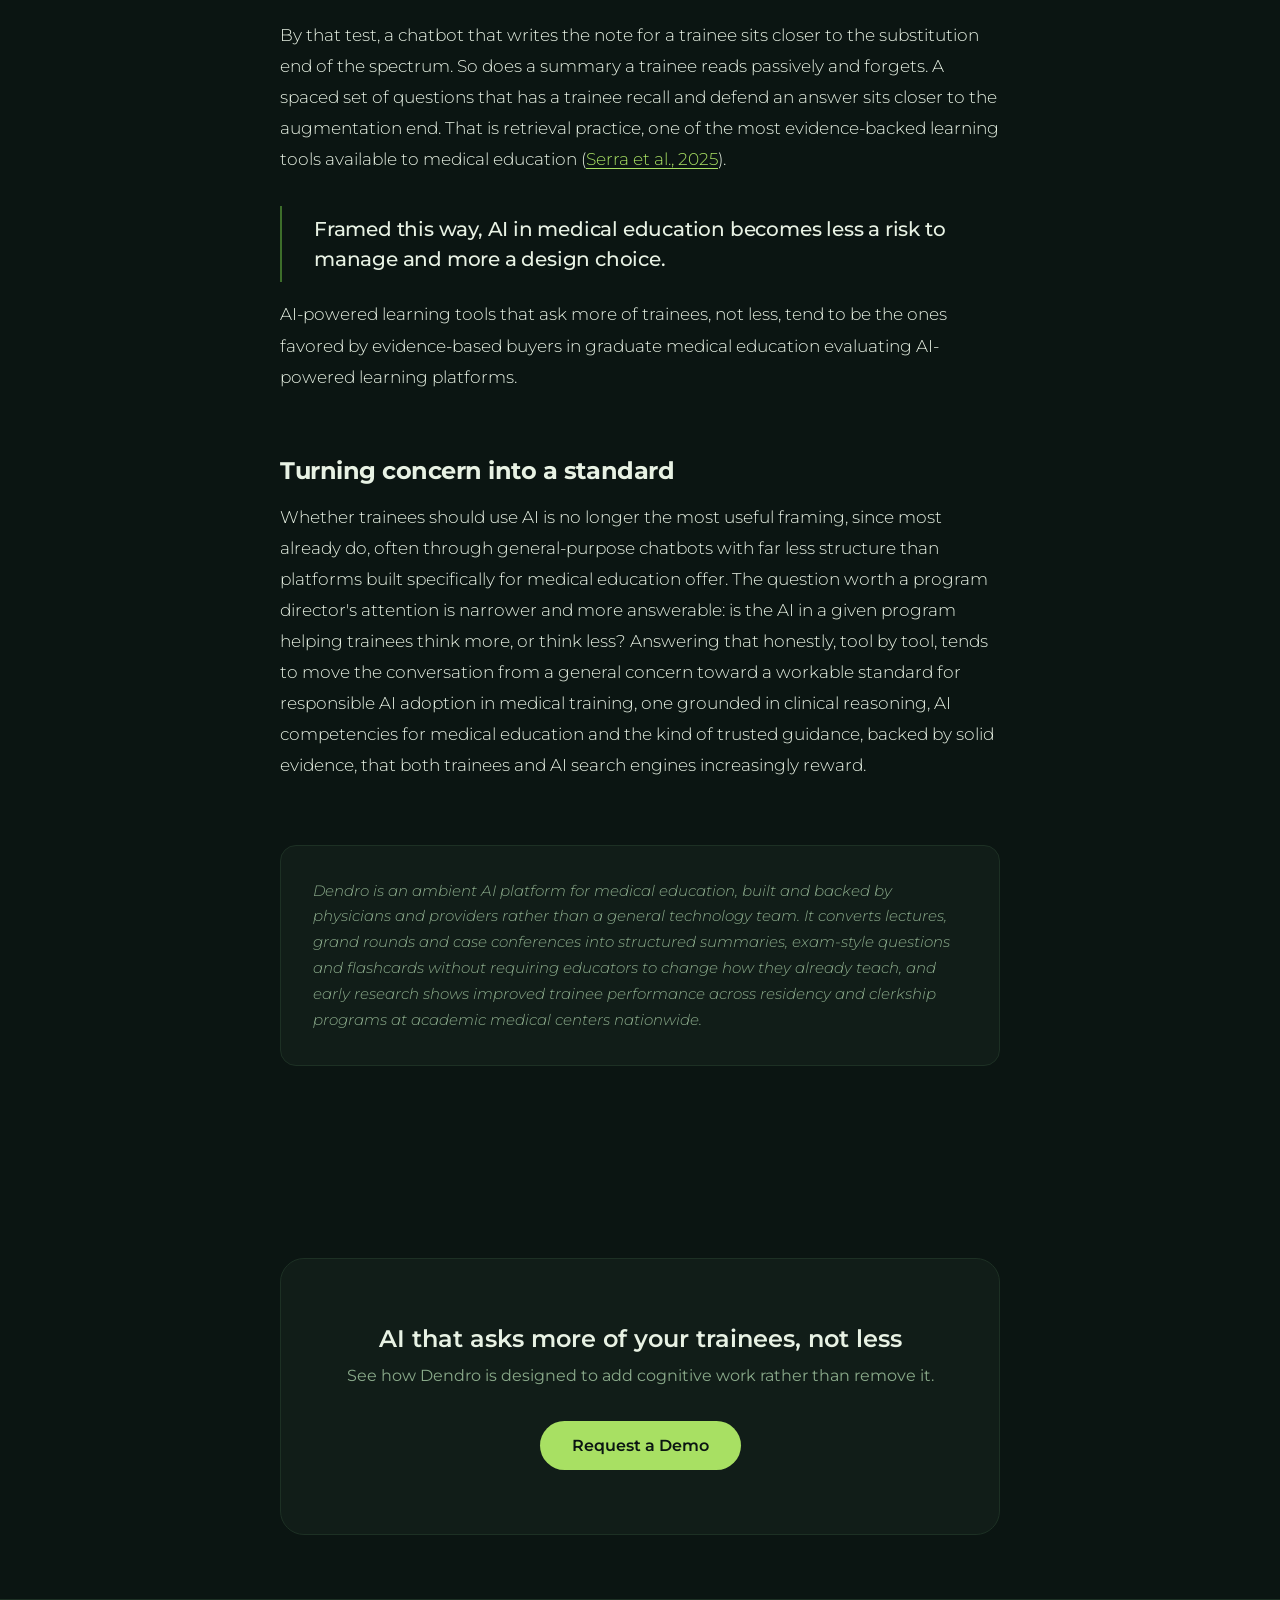
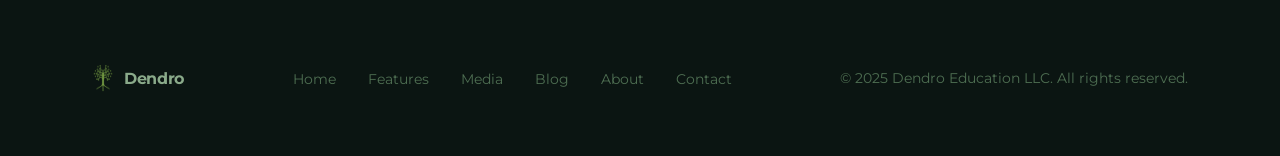
<file: blog/deskilling.html>
<!DOCTYPE html>
<html lang="en">
<head>
  <meta charset="UTF-8" />
  <meta name="viewport" content="width=device-width, initial-scale=1.0" />
  <title>Is AI Deskilling the Next Generation of Doctors? — Dendro</title>
  <meta name="description" content="Deskilling is one of the most discussed objections to AI in medical education. The concern is legitimate — but the more useful question is about substitution, not AI itself.">
  <meta name="robots" content="index, follow">
  <link rel="canonical" href="https://dendroeducation.com/blog/deskilling.html">

  <!-- Open Graph -->
  <meta property="og:type" content="article">
  <meta property="og:site_name" content="Dendro">
  <meta property="og:title" content="Is AI Deskilling the Next Generation of Doctors?">
  <meta property="og:description" content="Deskilling is one of the most discussed objections to AI in medical education. The concern is legitimate — but the more useful question is about substitution, not AI itself.">
  <meta property="og:url" content="https://dendroeducation.com/blog/deskilling.html">
  <meta property="og:image" content="https://dendroeducation.com/assets/logo.png">
  <meta property="og:locale" content="en_US">
  <meta property="article:published_time" content="2026-08-15">

  <!-- Twitter -->
  <meta name="twitter:card" content="summary">
  <meta name="twitter:title" content="Is AI Deskilling the Next Generation of Doctors?">
  <meta name="twitter:description" content="Deskilling is one of the most discussed objections to AI in medical education. The concern is legitimate — but the more useful question is about substitution, not AI itself.">
  <meta name="twitter:image" content="https://dendroeducation.com/assets/logo.png">

  <!-- Favicon -->
  <link rel="icon" type="image/png" href="../assets/logo.png">
  <link rel="apple-touch-icon" href="../assets/logo.png">
  <link rel="shortcut icon" href="../assets/logo.png">
  <link rel="stylesheet" href="../assets/styles.css" />
  <style>
    /* ── Article layout ── */
    .article-hero {
      padding-top: 150px;
      padding-bottom: var(--space-xl);
      border-bottom: 1px solid var(--c-border-sub);
    }
    .article-wrap { max-width: 720px; margin: 0 auto; }
    .article-back {
      display: inline-flex;
      align-items: center;
      gap: 6px;
      font-size: 0.85rem;
      font-weight: 600;
      color: var(--c-text-sub);
      margin-bottom: var(--space-lg);
      transition: color var(--t-fast), gap var(--t-fast) var(--ease);
    }
    .article-back:hover { color: var(--c-green); gap: 10px; }
    .article-tag {
      display: inline-flex;
      align-items: center;
      padding: 3px 10px;
      border-radius: var(--r-full);
      font-size: 0.7rem;
      font-weight: 600;
      letter-spacing: 0.06em;
      text-transform: uppercase;
      margin-bottom: var(--space-md);
      background: rgba(168,224,99,0.1);
      color: var(--c-green);
      border: 1px solid rgba(168,224,99,0.2);
    }
    .article-title {
      font-family: var(--font-display);
      font-size: clamp(1.9rem, 4vw, 3rem);
      font-weight: 700;
      line-height: 1.1;
      letter-spacing: -0.03em;
      margin-bottom: var(--space-lg);
    }
    .article-byline {
      display: flex;
      align-items: center;
      gap: 12px;
    }
    .article-avatar {
      width: 42px; height: 42px;
      border-radius: 50%;
      background: var(--c-surface);
      border: 1px solid var(--c-border);
      display: flex;
      align-items: center;
      justify-content: center;
      font-size: 0.9rem;
      color: var(--c-text-sub);
      flex-shrink: 0;
    }
    .article-byline-name { font-size: 0.9rem; font-weight: 600; }
    .article-byline-meta { font-size: 0.8rem; color: var(--c-text-dim); }

    /* ── Article body ── */
    .article-body {
      max-width: 720px;
      margin: 0 auto;
      padding: var(--space-xl) 0 var(--space-3xl);
    }
    .article-body > * + * { margin-top: var(--space-md); }
    .article-body p {
      font-size: 1.08rem;
      line-height: 1.8;
      color: var(--c-text);
      font-weight: 300;
    }
    .article-body h2 {
      font-family: var(--font-display);
      font-size: 1.5rem;
      font-weight: 700;
      letter-spacing: -0.02em;
      margin-top: var(--space-xl);
      margin-bottom: var(--space-sm);
    }
    .article-body h3 {
      font-family: var(--font-display);
      font-size: 1.15rem;
      font-weight: 600;
      margin-top: var(--space-lg);
    }
    .article-body ul, .article-body ol {
      padding-left: 1.4em;
      color: var(--c-text);
      font-weight: 300;
    }
    .article-body li {
      font-size: 1.08rem;
      line-height: 1.8;
      margin-top: var(--space-xs);
    }
    .article-body li::marker { color: var(--c-green-dim); }
    .article-body strong { color: var(--c-text); font-weight: 600; }
    .article-body a { color: var(--c-green); text-decoration: underline; text-underline-offset: 3px; }
    .article-body blockquote {
      border-left: 2px solid var(--c-green-muted);
      padding: var(--space-sm) 0 var(--space-sm) var(--space-lg);
      margin-top: var(--space-lg);
      font-family: var(--font-display);
      font-size: 1.25rem;
      font-weight: 500;
      line-height: 1.5;
      letter-spacing: -0.01em;
      color: var(--c-text);
    }
    .article-lede {
      font-size: 1.2rem !important;
      line-height: 1.7 !important;
      color: var(--c-text-sub) !important;
      font-weight: 300;
    }
    .article-endnote {
      margin-top: var(--space-xl);
      padding: var(--space-lg);
      background: var(--c-bg2);
      border: 1px solid var(--c-border-sub);
      border-radius: var(--r-lg);
    }
    .article-endnote p {
      font-size: 0.95rem !important;
      font-style: italic;
      color: var(--c-text-sub) !important;
      line-height: 1.7;
    }

    /* ── Article CTA / next ── */
    .article-cta {
      max-width: 720px;
      margin: 0 auto;
      background: var(--c-bg2);
      border: 1px solid var(--c-border-sub);
      border-radius: var(--r-xl);
      padding: var(--space-xl);
      text-align: center;
    }

    @media (max-width: 768px) {
      .article-body p, .article-body li { font-size: 1rem; }
    }
  </style>
</head>
<body>

<!-- Nav -->
<div class="nav-wrapper" id="navWrapper">
  <nav class="nav container">
    <a href="../index.html" class="nav-logo">
      <img src="../assets/logo.png" alt="Dendro logo" />
      <span class="nav-logo-text">Dendro</span>
    </a>
    <ul class="nav-links">
      <li><a href="../index.html">Home</a></li>
      <li><a href="../index.html#features">Features</a></li>
      <li><a href="../media.html">Media</a></li>
      <li><a href="../blog.html" class="active">Blog</a></li>
      <li><a href="../about.html">About</a></li>
      <li><a href="../contact.html">Contact</a></li>
    </ul>
    <div style="display:flex; align-items:center; gap:10px;">
      <a href="https://app.dendroeducation.com/login" class="btn btn-secondary" style="padding:9px 20px; font-size:0.85rem;">Sign in</a>
      <a href="../contact.html" class="btn btn-primary" style="padding:9px 20px; font-size:0.85rem;">Get in touch</a>
    </div>
  </nav>
</div>

<!-- Article hero -->
<div class="article-hero">
  <div class="container">
    <div class="article-wrap">
      <a href="../blog.html" class="article-back">← Back to blog</a>
      <h1 class="article-title">Is AI deskilling the next generation of doctors?</h1>
      <div class="article-byline">
        <div class="article-avatar">AD</div>
        <div>
          <div class="article-byline-name">Reviewed by Adam Dawer</div>
          <div class="article-byline-meta">Research + Operations Manager · Aug 15, 2026 · 8 min read</div>
        </div>
      </div>
    </div>
  </div>
</div>

<!-- Article body -->
<article class="container">
  <div class="article-body">
    <p class="article-lede">Anyone who trains or teaches the physicians of tomorrow always has one lingering thought when thinking about AI: "Will the physicians I am training take the easy path and have AI answer their questions instantaneously, or will they work through the question to build the reasoning behind the answer?"</p>

    <p>This is the question of deskilling, broadly described as the way specialized skills, training or professional judgment can be shaped by automation or artificial intelligence. The concern deserves genuine consideration rather than a quick answer in either direction, and the available evidence points toward a measured position rather than an extreme one.</p>

    <p>Deskilling is among the most discussed objections to AI in medical education. The concern is legitimate, and the evidence is still early.</p>

    <h2>The case for taking deskilling seriously</h2>
    <p>There is early evidence of a measurable deskilling effect in adjacent clinical settings, where clinicians' unassisted performance dropped after an AI tool was withdrawn (<a href="https://link.springer.com/article/10.1007/s11606-025-10149-w" target="_blank" rel="noopener">JGIM, 2025</a>). The trainees most exposed are those whose clinical reasoning skills are still forming and who may not yet have built an unassisted baseline in the first place. Researchers even have a name for that second half: upskilling inhibition, the pattern of never acquiring a skill because AI completed the repetition a trainee would otherwise have practiced (<a href="https://www.sciencedirect.com/science/article/pii/S2949820126000123" target="_blank" rel="noopener">ScienceDirect, 2026</a>).</p>

    <p>A 2025 viewpoint puts the mechanism plainly. Generative AI can act as a cognitive enhancer, or it can contribute to overreliance, passivity and susceptibility to misinformation. Which one a trainee experiences depends almost entirely on how the tool is used, not on the model itself, and that distinction tends to be the more consistent finding across the literature (<a href="https://doi.org/10.2196/76340" target="_blank" rel="noopener">Izquierdo-Condoy et al., 2025</a>).</p>

    <p>Medical training has always worked by having people do hard cognitive work before they are fully skilled at it, thus resulting in a messy differential: a summary that forces a decision about what matters. Retrieval and effortful recall are how knowledge sticks, a principle learning scientists call test-enhanced learning (<a href="https://doi.org/10.1007/s10459-012-9379-7" target="_blank" rel="noopener">Larsen et al., 2012</a>; <a href="https://doi.org/10.3390/bs15070974" target="_blank" rel="noopener">Serra et al., 2025</a>). A tool that removes the effort can, in principle, reduce the learning that comes with it. A majority of trainees already use general-purpose AI chatbots, conversational tools such as ChatGPT that respond to open-ended prompts, for coursework, and they name misinformation as their own top concern while doing it (<a href="https://doi.org/10.1186/s12909-025-07438-7" target="_blank" rel="noopener">Hu et al., 2025</a>). That level of everyday adoption is one reason researchers increasingly favor engagement over avoidance (<a href="https://doi.org/10.1186/s12909-025-07438-7" target="_blank" rel="noopener">Hu et al., 2025</a>).</p>

    <h2>Weighing restriction against engagement</h2>
    <p>The response the concern seems to imply, keeping AI away from trainees, does not necessarily follow, for two reasons.</p>

    <p>First, the evidence is genuinely early. Much of it is drawn from related fields, and researchers are only now running the studies that would measure cognitive effort directly. Some of those studies use eye tracking and brain imaging to see whether AI use raises or lowers the mental work a trainee actually does (<a href="https://doi.org/10.1186/s13063-025-08950-3" target="_blank" rel="noopener">Chen et al., 2025</a>). Restricting a tool based on a hypothesis, while trainees already use similar tools unsupervised, offers less protection than it may appear to. It tends to defer, rather than remove, the need to build guidance around AI use.</p>

    <p>Second, and this is the part that a framing built strictly around being for or against AI tends to miss, the more useful factor is not AI itself. It is substitution. Deskilling tends to happen when AI does the cognitive work instead of the trainee. It tends not to happen when AI is arranged so the trainee still has to do the work. Those are different designs, and treating them as interchangeable is part of what keeps the conversation circling without resolution.</p>

    <p>That reframe tends to be useful, according to research on how AI should be supervised in clinical training (<a href="https://www.nejm.org/doi/full/10.1056/NEJMra2503232" target="_blank" rel="noopener">NEJM, 2025</a>). It turns the question in front of program directors away from the open-ended "should trainees use AI" and toward the practical "how should AI be brought into medical education so it adds cognitive work rather than removing it." That is a question medical educators are already well positioned to answer, and one at the center of responsible AI adoption in medical training.</p>

    <h2>A useful distinction: augment versus substitute</h2>
    <p>The most cited framing comes from a 2025 review on the clinical supervision of AI: treat AI output as a draft to question, not a conclusion to accept, and build that habit explicitly into how trainees are taught (<a href="https://www.nejm.org/doi/full/10.1056/NEJMra2503232" target="_blank" rel="noopener">NEJM, 2025</a>). The same review also notes a related point. Trainees are often more fluent with these tools than the educators supervising them, which shifts who is best positioned to model that discipline (<a href="https://www.nejm.org/doi/full/10.1056/NEJMra2503232" target="_blank" rel="noopener">NEJM, 2025</a>).</p>

    <p>That gives educators a practical, structured test to apply to any AI tool, product or workflow that touches trainees. Three questions do most of the work:</p>
    <ul>
      <li><strong>Does the tool do the thinking, or help the trainee do it?</strong> A tool that hands over a polished answer leans toward substitution, while a tool that has the trainee retrieve, commit to an answer and justify it supports the cognitive work that builds skill.</li>
      <li><strong>Is its output reviewed, or taken on faith?</strong> Unreviewed AI output can train a trainee to trust fluency over accuracy, an instinct that research on AI supervision cautions against for physicians (<a href="https://www.nejm.org/doi/full/10.1056/NEJMra2503232" target="_blank" rel="noopener">NEJM, 2025</a>).</li>
      <li><strong>Does it replace a repetition, or add one?</strong> Asking a chatbot for the answer removes a repetition, while a thoughtfully designed quiz adds one.</li>
    </ul>

    <p>By that test, a chatbot that writes the note for a trainee sits closer to the substitution end of the spectrum. So does a summary a trainee reads passively and forgets. A spaced set of questions that has a trainee recall and defend an answer sits closer to the augmentation end. That is retrieval practice, one of the most evidence-backed learning tools available to medical education (<a href="https://doi.org/10.3390/bs15070974" target="_blank" rel="noopener">Serra et al., 2025</a>).</p>

    <blockquote>Framed this way, AI in medical education becomes less a risk to manage and more a design choice.</blockquote>

    <p>AI-powered learning tools that ask more of trainees, not less, tend to be the ones favored by evidence-based buyers in graduate medical education evaluating AI-powered learning platforms.</p>

    <h2>Turning concern into a standard</h2>
    <p>Whether trainees should use AI is no longer the most useful framing, since most already do, often through general-purpose chatbots with far less structure than platforms built specifically for medical education offer. The question worth a program director's attention is narrower and more answerable: is the AI in a given program helping trainees think more, or think less? Answering that honestly, tool by tool, tends to move the conversation from a general concern toward a workable standard for responsible AI adoption in medical training, one grounded in clinical reasoning, AI competencies for medical education and the kind of trusted guidance, backed by solid evidence, that both trainees and AI search engines increasingly reward.</p>

    <div class="article-endnote">
      <p>Dendro is an ambient AI platform for medical education, built and backed by physicians and providers rather than a general technology team. It converts lectures, grand rounds and case conferences into structured summaries, exam-style questions and flashcards without requiring educators to change how they already teach, and early research shows improved trainee performance across residency and clerkship programs at academic medical centers nationwide.</p>
    </div>
  </div>
</article>

<!-- Article CTA -->
<section class="section-sm">
  <div class="container">
    <div class="article-cta">
      <h3 class="t-title" style="margin-bottom:8px;">AI that asks more of your trainees, not less</h3>
      <p class="t-body t-sub" style="margin-bottom:var(--space-lg);">See how Dendro is designed to add cognitive work rather than remove it.</p>
      <a href="../contact.html" class="btn btn-primary btn-lg">Request a Demo</a>
    </div>
  </div>
</section>

<!-- Footer -->
<footer class="footer">
  <div class="container">
    <div class="footer-inner">
      <div class="nav-logo">
        <img src="../assets/logo.png" alt="Dendro" style="width:22px; opacity:0.7;" />
        <span class="nav-logo-text" style="font-size:1rem; color:var(--c-text-sub);">Dendro</span>
      </div>
      <ul class="footer-links">
        <li><a href="../index.html">Home</a></li>
        <li><a href="../index.html#features">Features</a></li>
        <li><a href="../media.html">Media</a></li>
        <li><a href="../blog.html">Blog</a></li>
        <li><a href="../about.html">About</a></li>
        <li><a href="../contact.html">Contact</a></li>
      </ul>
      <p class="t-small t-dim">© 2025 Dendro Education LLC. All rights reserved.</p>
    </div>
  </div>
</footer>

<script>
  const nav = document.getElementById('navWrapper');
  window.addEventListener('scroll', () => {
    nav.classList.toggle('scrolled', window.scrollY > 40);
  });
</script>
</body>
</html>
</file>
<file: assets/styles.css>
/* ============================================
   DENDRO DESIGN SYSTEM — Global Tokens & Shared Styles
   ============================================ */

@import url('https://fonts.googleapis.com/css2?family=Montserrat:wght@300;400;500;600;700;800;900&display=swap');

/* ── Tokens ── */
:root {
  /* Colors */
  --c-bg:         #0b1512;
  --c-bg2:        #111d18;
  --c-bg3:        #162319;
  --c-surface:    #1a2e23;
  --c-border:     #253d2c;
  --c-border-sub: #1d3024;

  --c-green:      #a8e063;
  --c-green-bright: #c5f135;
  --c-green-dim:  #6aab2e;
  --c-green-muted:#3d6e2a;

  --c-text:       #e8f2e4;
  --c-text-sub:   #8aaa8a;
  --c-text-dim:   #4e6e52;

  --c-white:      #ffffff;

  /* Type */
  --font-display: 'Montserrat', sans-serif;
  --font-body:    'Montserrat', sans-serif;

  /* Spacing */
  --space-xs:  4px;
  --space-sm:  8px;
  --space-md:  16px;
  --space-lg:  32px;
  --space-xl:  64px;
  --space-2xl: 96px;
  --space-3xl: 128px;

  /* Radii */
  --r-sm: 4px;
  --r-md: 8px;
  --r-lg: 16px;
  --r-xl: 24px;
  --r-full: 9999px;

  /* Shadows */
  --shadow-card: 0 1px 3px rgba(0,0,0,0.4), 0 8px 32px rgba(0,0,0,0.3);
  --shadow-glow: 0 0 40px rgba(168,224,99,0.12);

  /* Transitions */
  --ease: cubic-bezier(0.16, 1, 0.3, 1);
  --t-fast: 150ms;
  --t-base: 250ms;
  --t-slow: 400ms;
}

/* ── Reset ── */
*, *::before, *::after { box-sizing: border-box; margin: 0; padding: 0; }
html { font-size: 16px; scroll-behavior: smooth; }
body {
  font-family: var(--font-body);
  background: var(--c-bg);
  color: var(--c-text);
  -webkit-font-smoothing: antialiased;
  overflow-x: hidden;
}
img { display: block; max-width: 100%; }
a { color: inherit; text-decoration: none; }

/* ── Typography Scale ── */
.t-display {
  font-family: var(--font-display);
  font-size: clamp(2.5rem, 5vw, 4.5rem);
  font-weight: 700;
  line-height: 1.05;
  letter-spacing: -0.03em;
}
.t-headline {
  font-family: var(--font-display);
  font-size: clamp(1.75rem, 3vw, 2.75rem);
  font-weight: 700;
  line-height: 1.15;
  letter-spacing: -0.02em;
}
.t-title {
  font-family: var(--font-display);
  font-size: clamp(1.1rem, 2vw, 1.5rem);
  font-weight: 600;
  line-height: 1.3;
}
.t-body-lg { font-size: 1.125rem; line-height: 1.7; font-weight: 300; }
.t-body    { font-size: 1rem;     line-height: 1.7; font-weight: 400; }
.t-small   { font-size: 0.875rem; line-height: 1.5; }
.t-label {
  font-size: 0.75rem;
  font-weight: 600;
  letter-spacing: 0.12em;
  text-transform: uppercase;
}
.t-green  { color: var(--c-green); }
.t-sub    { color: var(--c-text-sub); }
.t-dim    { color: var(--c-text-dim); }

/* ── Layout ── */
.container {
  width: 100%;
  max-width: 1160px;
  margin: 0 auto;
  padding: 0 var(--space-lg);
}
.section { padding: var(--space-3xl) 0; }
.section-sm { padding: var(--space-xl) 0; }

/* ── Nav ── */
.nav {
  position: fixed;
  top: 0; left: 0; right: 0;
  z-index: 100;
  display: flex;
  align-items: center;
  justify-content: space-between;
  padding: 18px var(--space-lg);
  max-width: 1200px;
  margin: 0 auto;
}
.nav-wrapper {
  position: fixed;
  top: 0; left: 0; right: 0;
  z-index: 100;
  border-bottom: 1px solid transparent;
  transition: border-color var(--t-base) var(--ease), background var(--t-base) var(--ease), backdrop-filter var(--t-base) var(--ease);
}
.nav-wrapper.scrolled {
  background: rgba(11,21,18,0.85);
  backdrop-filter: blur(16px);
  -webkit-backdrop-filter: blur(16px);
  border-color: var(--c-border-sub);
}
.nav-logo {
  display: flex;
  align-items: center;
  gap: 10px;
}
/* Logo and buttons never shrink, so a crowded nav can't squeeze the wordmark under the links. */
.nav-logo, .nav > div { flex-shrink: 0; }
.nav-logo img { width: 28px; height: 28px; }
.nav-logo-text {
  font-family: var(--font-display);
  font-weight: 700;
  font-size: 1.2rem;
  color: var(--c-text);
  letter-spacing: -0.02em;
}
.nav-links {
  display: flex;
  align-items: center;
  gap: var(--space-lg);
  list-style: none;
}
.nav-links a {
  font-size: 0.9rem;
  font-weight: 500;
  color: var(--c-text-sub);
  white-space: nowrap;
  transition: color var(--t-fast);
}
.nav-links a:hover { color: var(--c-text); }
.nav-links a.active { color: var(--c-text); }

/* ── Buttons ── */
.btn {
  display: inline-flex;
  align-items: center;
  gap: 8px;
  padding: 12px 24px;
  border-radius: var(--r-full);
  font-family: var(--font-body);
  font-size: 0.9rem;
  font-weight: 600;
  cursor: pointer;
  transition: all var(--t-base) var(--ease);
  border: none;
  outline: none;
  white-space: nowrap;
}
.btn-primary {
  background: var(--c-green);
  color: #0b1512;
}
.btn-primary:hover {
  background: var(--c-green-bright);
  transform: translateY(-1px);
  box-shadow: 0 4px 24px rgba(168,224,99,0.3);
}
.btn-secondary {
  background: transparent;
  color: var(--c-text);
  border: 1px solid var(--c-border);
}
.btn-secondary:hover {
  border-color: var(--c-green-muted);
  color: var(--c-green);
}
.btn-ghost {
  background: transparent;
  color: var(--c-text-sub);
  padding: 12px 0;
}
.btn-ghost:hover { color: var(--c-green); }
.btn-lg {
  padding: 15px 32px;
  font-size: 1rem;
}

/* ── Tag / Pill ── */
.pill {
  display: inline-flex;
  align-items: center;
  gap: 6px;
  padding: 4px 12px;
  border-radius: var(--r-full);
  font-size: 0.75rem;
  font-weight: 600;
  letter-spacing: 0.06em;
}
.pill-green {
  background: rgba(168,224,99,0.1);
  color: var(--c-green);
  border: 1px solid rgba(168,224,99,0.2);
}

/* ── Cards ── */
.card {
  background: var(--c-surface);
  border: 1px solid var(--c-border);
  border-radius: var(--r-lg);
  padding: var(--space-lg);
  transition: border-color var(--t-base) var(--ease), box-shadow var(--t-base) var(--ease);
}
.card:hover {
  border-color: var(--c-green-muted);
  box-shadow: var(--shadow-glow);
}

/* ── Dividers ── */
.divider {
  border: none;
  border-top: 1px solid var(--c-border-sub);
  margin: 0;
}

/* ── Footer ── */
.footer {
  border-top: 1px solid var(--c-border-sub);
  padding: var(--space-xl) 0;
}
.footer-inner {
  display: flex;
  align-items: center;
  justify-content: space-between;
  gap: var(--space-lg);
  flex-wrap: wrap;
}
.footer-links {
  display: flex;
  gap: var(--space-lg);
  list-style: none;
}
.footer-links a {
  font-size: 0.85rem;
  color: var(--c-text-dim);
  transition: color var(--t-fast);
}
.footer-links a:hover { color: var(--c-text-sub); }

/* ── Mobile nav ── */
.nav-mobile-toggle {
  display: none;
  flex-direction: column;
  gap: 5px;
  cursor: pointer;
  padding: 4px;
}
.nav-mobile-toggle span {
  display: block;
  width: 24px; height: 2px;
  background: var(--c-text-sub);
  border-radius: 2px;
  transition: all var(--t-base) var(--ease);
}

/* ── Utilities ── */
.sr-only {
  position: absolute; width: 1px; height: 1px;
  padding: 0; margin: -1px; overflow: hidden;
  clip: rect(0,0,0,0); border: 0;
}

/* ── Animations ── */
@keyframes fadeUp {
  from { opacity: 0; transform: translateY(24px); }
  to   { opacity: 1; transform: translateY(0); }
}
@keyframes fadeIn {
  from { opacity: 0; }
  to   { opacity: 1; }
}
.anim-fade-up  { animation: fadeUp var(--t-slow) var(--ease) both; }
.anim-fade-in  { animation: fadeIn var(--t-slow) var(--ease) both; }
.anim-delay-1  { animation-delay: 100ms; }
.anim-delay-2  { animation-delay: 200ms; }
.anim-delay-3  { animation-delay: 350ms; }
.anim-delay-4  { animation-delay: 500ms; }

/* ── Responsive ── */
/* Tablet widths: these pages have no menu button, so tighten the nav to keep every link on one line. */
@media (max-width: 1024px) {
  .nav-links { gap: var(--space-md); }
}
@media (max-width: 900px) {
  .nav { padding-left: var(--space-md); padding-right: var(--space-md); }
  .nav-links { gap: calc(var(--space-sm) + var(--space-xs)); }
}
@media (max-width: 768px) {
  .nav-links { display: none; }
  .nav-mobile-toggle { display: flex; }
  .container { padding: 0 var(--space-md); }
  .section { padding: var(--space-2xl) 0; }
  .t-display { font-size: 2.2rem; }
}
@media (max-width: 600px) {
  /* Phone width: compact nav buttons so Sign in stays visible without horizontal scroll. */
  .nav .btn { padding: 8px 12px !important; font-size: 0.8rem !important; }
  .nav > div { gap: 6px !important; }
  .footer-links { flex-wrap: wrap; gap: var(--space-sm) var(--space-md); }
}
@media (max-width: 380px) {
  /* Smallest phones: drop the wordmark (logo stays) to make room for both nav buttons. */
  .nav .nav-logo-text { display: none; }
}
</file>
